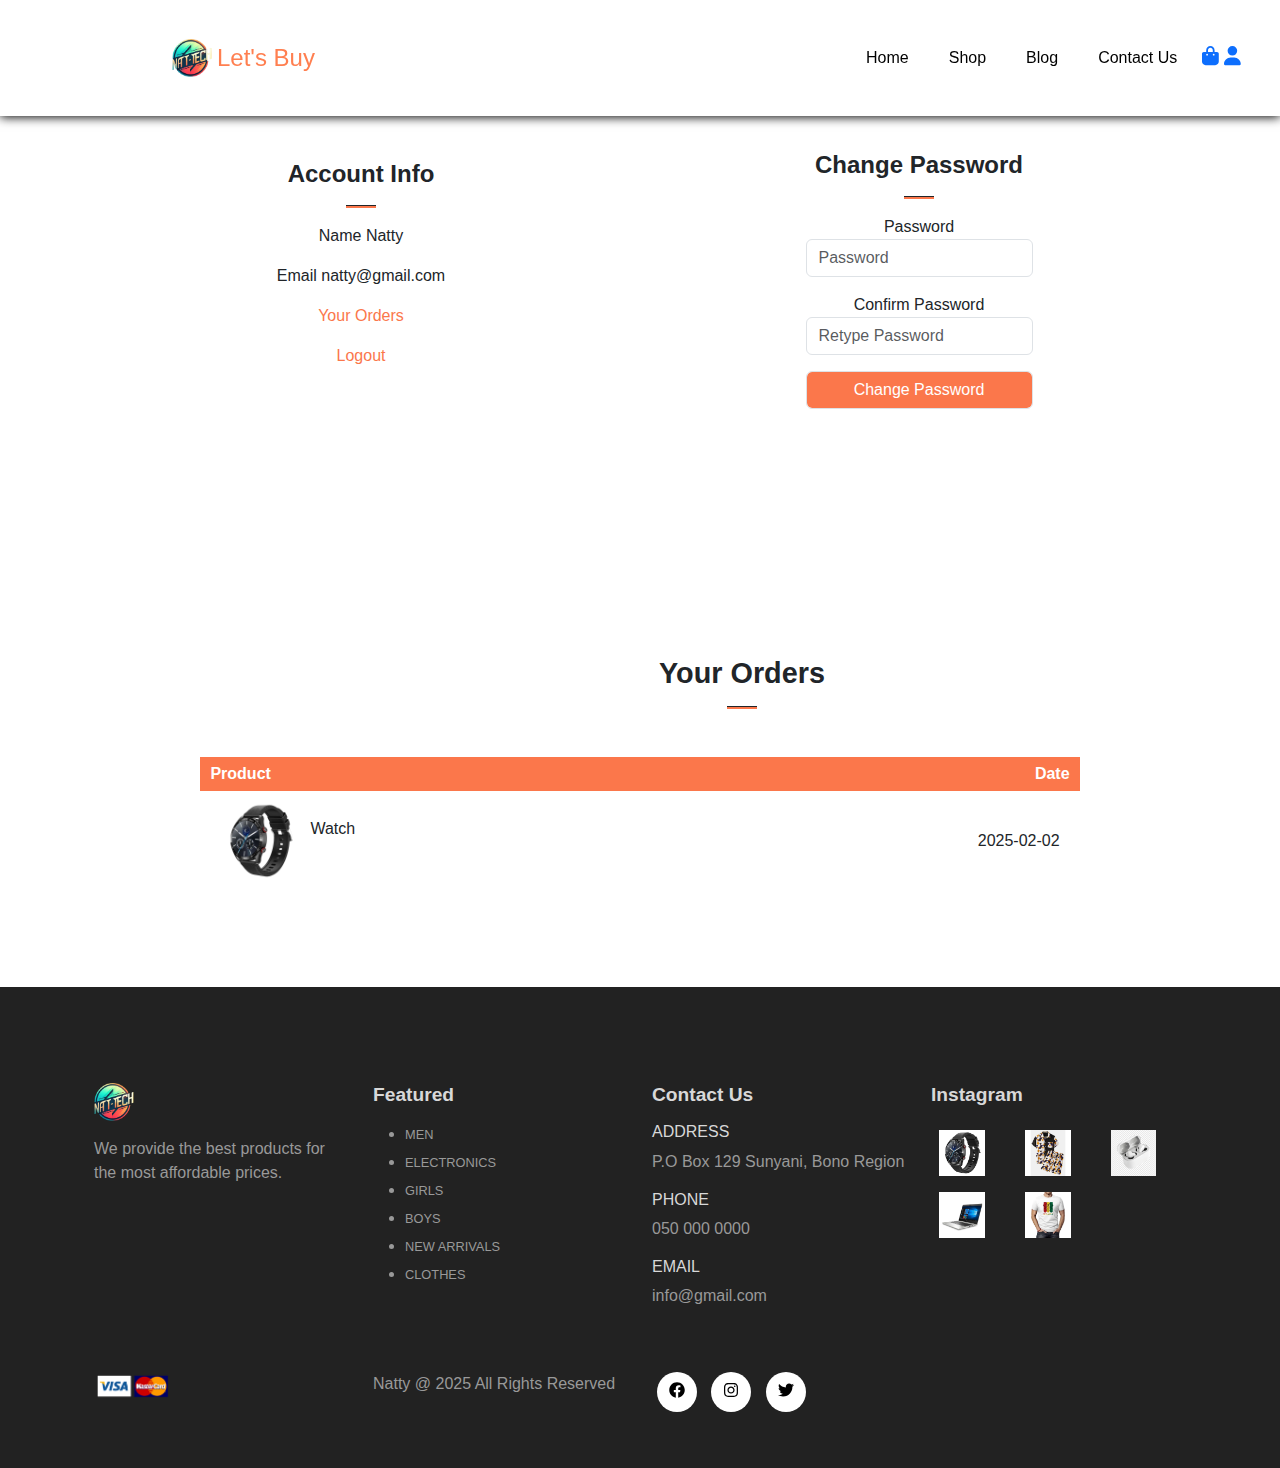
<file: account.html>
<!DOCTYPE html>
<html lang="en">
  <head>
    <meta charset="UTF-8" />
    <meta name="viewport" content="width=device-width, initial-scale=1.0" />
    <link rel="stylesheet" href="assets/bootstrap/bootstrap.min.css" />
    <link rel="stylesheet" href="assets/css/style.css" />
    <style>
      .pagination a {
        color: coral;
      }
      .pagination li:hover a {
        color: #fff;
        background-color: coral;
      }
    </style>

    <script src="assets/js/all.min.js"></script>
    <title>Shop</title>
  </head>
  <body>
    <!-- navbar -->
    <nav class="navbar navbar-expand-lg navbar-light bg-white py-3 fixed-top">
      <div class="container">
        <img class="logo" src="assets/images/my logo.png" alt="" />
        <a class="navbar-brand" href="#">Let's Buy</a>
        <button
          class="navbar-toggler"
          type="button"
          data-bs-toggle="collapse"
          data-bs-target="#navbarNavAltMarkup"
          aria-controls="navbarNavAltMarkup"
          aria-expanded="false"
          aria-label="Toggle navigation"
        >
          <span class="navbar-toggler-icon"></span>
        </button>
        <div class="collapse navbar-collapse navbar-buttons" id="navbarNavAltMarkup">
          <ul class="navbar-nav me-auto mb-2 mb-lg-0">
            <li class="nav-item">
              <a class="nav-link active" aria-current="page" href="index.html">Home</a>
            </li>
            <li class="nav-item">
              <a class="nav-link" href="shop.html">Shop</a>
            </li>
            <li class="nav-item">
              <a class="nav-link" href="#">Blog</a>
            </li>
            <li class="nav-item">
              <a class="nav-link" href="contact.html">Contact Us</a>
            </li>
            <li class="nav-item">
              <a href="cart.html"><i class="fas fa-shopping-bag icon"></i></a>
            </li>
            <li class="nav-item">
              <a href="account.html"><i class="fas fa-user icon"></i></a>
            </li>
          </ul>
        </div>
      </div>
    </nav>

    <!-- account -->
    <section class="my-5 py-5 container-fluid">
      <div class="row container mx-auto">
        <div class="text-center mt-3 pt-5 col-lg-6 col-md-12 col-sm-12">
          <h3 class="font-weight-bold">Account Info</h3>
          <hr class="mx-auto" />
          <div class="account-info">
            <p>Name <span>Natty</span></p>
            <p>Email <span>natty@gmail.com</span></p>
            <p><a href="#" id="orders-btn">Your Orders</a></p>
            <p><a href="#" id="logout-btn">Logout</a></p>
          </div>
        </div>
        <div class="col-lg-6 col-md-12 col-sm-12">
          <form id="account-form">
            <h3>Change Password</h3>
            <hr class="mx-auto" />
            <div class="form-group">
              <label for="account-password">Password</label>
              <input
                type="password"
                class="form-control"
                id="account-password"
                name="password"
                placeholder="Password"
                required
              />
            </div>
            <div class="form-group mt-3">
              <label for="account-password-confirm">Confirm Password</label>
              <input
                type="password"
                class="form-control"
                id="account-password-confirm"
                name="passwordconfirm"
                placeholder="Retype Password"
                required
              />
            </div>
            <div class="form-group mt-3">
              <input
                type="submit"
                class="form-control"
                value="Change Password"
                id="change-pass-btn"
              />
            </div>
          </form>
        </div>
      </div>
    </section>

    <!-- Orders -->
    <section class="orders container-fluid my-5 py-5">
      <div class="container mt-5">
        <h2 class="font-weight-bold text-center">Your Orders</h2>
        <hr class="mx-auto" />
      </div>

      <table class="container-fluid mt-5 pt-5">
        <tr>
          <th>Product</th>
          <th>Date</th>
        </tr>
        <tr>
          <td>
            <div class="product-info">
              <img src="assets/images/watch.jpg" alt="" />
              <div>
                <p class="mt-3">Watch</p>
              </div>
            </div>
          </td>
          <td>
            <span>2025-02-02</span>
          </td>
        </tr>
      </table>
    </section>

    <!-- footer -->
    <footer class="mt-5 py-5">
      <div class="row container mx-auto pt-5">
        <div class="footer-one col-lg-3 col-md-6 col-sm-12">
          <img class="logo" src="assets/images/my logo.png" />
          <p class="pt-3">
            We provide the best products for the most affordable prices.
          </p>
        </div>
        <div class="footer-one col-lg-3 col-md-6 col-sm-12">
          <h5 class="pb-2">Featured</h5>
          <ul class="text-uppercase">
            <li><a href="#">Men</a></li>
            <li><a href="#">Electronics</a></li>
            <li><a href="#">Girls</a></li>
            <li><a href="#">Boys</a></li>
            <li><a href="#">New Arrivals</a></li>
            <li><a href="#">Clothes</a></li>
          </ul>
        </div>
        <div class="footer-one col-lg-3 col-md-6 col-sm-12">
          <h5 class="pb-2">Contact Us</h5>
          <div>
            <h6 class="text-uppercase">Address</h6>
            <p>P.O Box 129 Sunyani, Bono Region</p>
          </div>
          <div>
            <h6 class="text-uppercase">Phone</h6>
            <p>050 000 0000</p>
          </div>
          <div>
            <h6 class="text-uppercase">Email</h6>
            <p>info@gmail.com</p>
          </div>
        </div>
        <div class="footer-one col-lg-3 col-md-6 col-sm-12">
          <h5 class="pb-2">Instagram</h5>
          <div class="row">
            <img src="assets/images/watch.jpg" class="img-fluid w-25 h-100 m-2" />
            <img src="assets/images/15.jpg" class="img-fluid w-25 h-100 m-2" />
            <img src="assets/images/airpod.jpg" class="img-fluid w-25 h-100 m-2" />
            <img src="assets/images/12.jpg" class="img-fluid w-25 h-100 m-2" />
            <img src="assets/images/13.jpg" class="img-fluid w-25 h-100 m-2" />
          </div>
        </div>
      </div>

      <div class="copyright mt-5">
        <div class="row container mx-auto">
          <div class="col-lg-3 col-md-6 col-sm-12">
            <img src="assets/images/visa.png" alt="" />
          </div>
          <div class="col-lg-3 col-md-6 col-sm-12 text-nowrap mb-2">
            <p>Natty @ 2025 All Rights Reserved</p>
          </div>
          <div class="col-lg-3 col-md-6 col-sm-12">
            <a href="#"><i class="fab fa-facebook"></i></a>
            <a href="#"><i class="fab fa-instagram"></i></a>
            <a href="#"><i class="fab fa-twitter"></i></a>
          </div>
        </div>
      </div>
    </footer>
  </body>
  <script src="assets/js/script.js"></script>
</html>
</file>
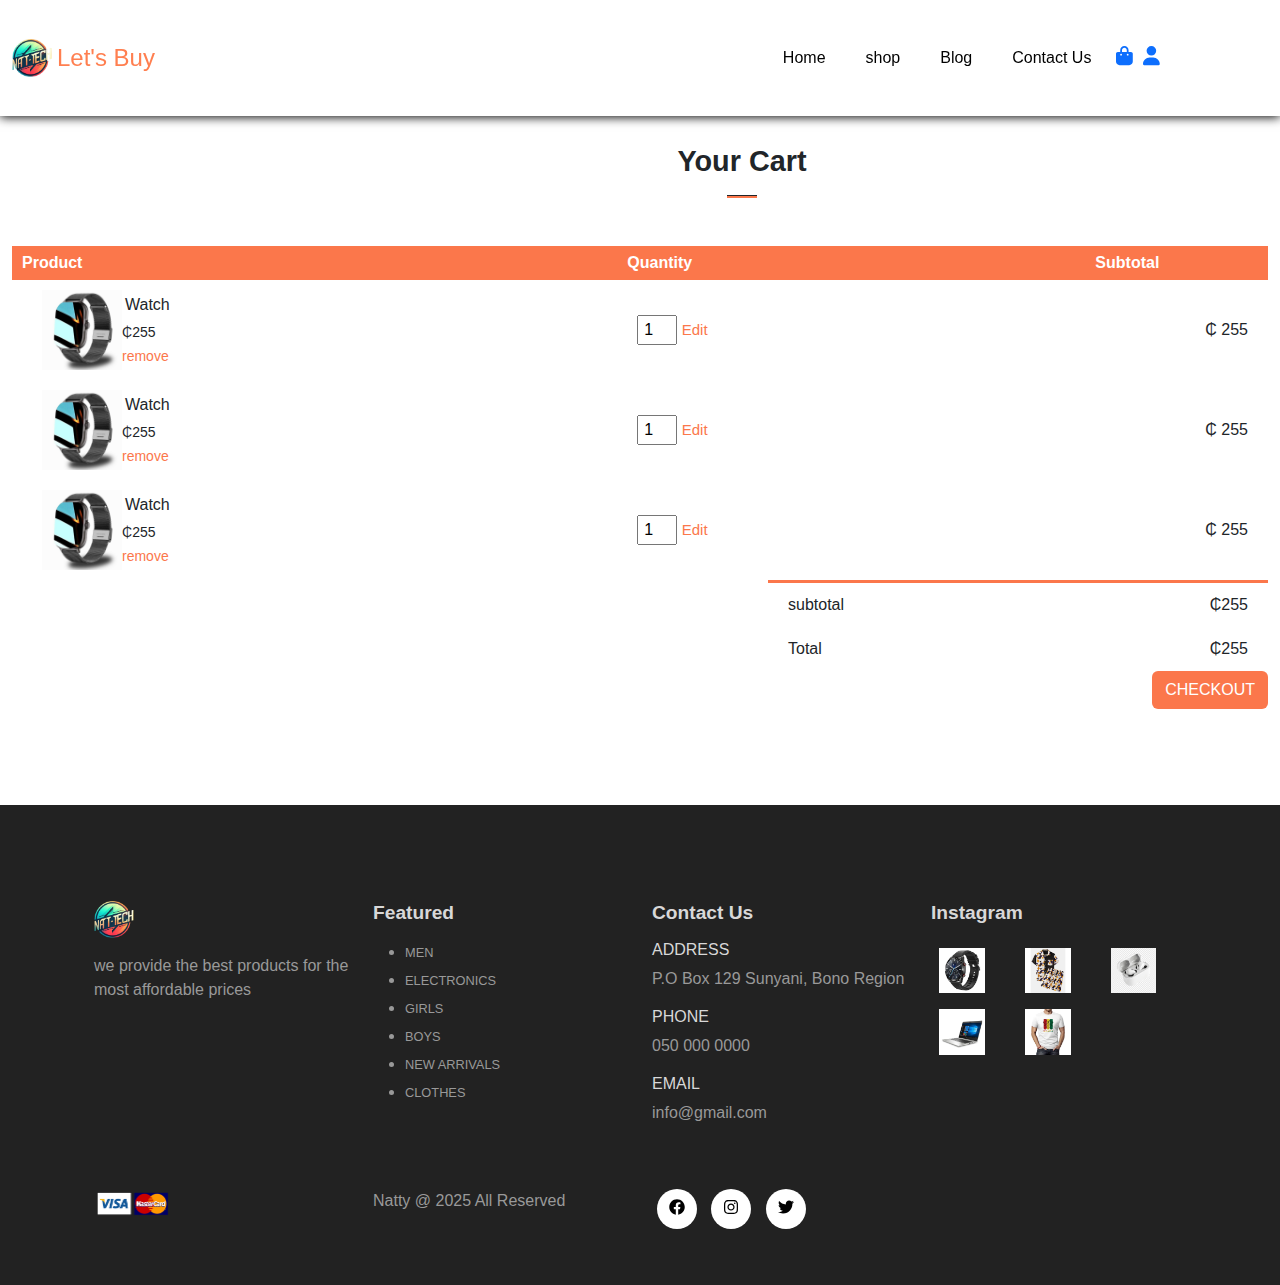
<file: cart.html>
<!DOCTYPE html>
<html lang="en">
  <head>
    <meta charset="UTF-8" />
    <meta name="viewport" content="width=device-width, initial-scale=1.0" />
    <link rel="stylesheet" href="assets/bootstrap/bootstrap.css" />
    <link rel="stylesheet" href="assets/bootstrap/bootstrap.min.css" />
    <link rel="stylesheet" href="assets/css/style.css" />
    <style>
      .pagination a {
        color: coral;
      }
      .pagination li:hover a {
        color: #fff;
        background-color: coral;
      }
    </style>

    <script src="assets/bootstrap/bootstrap.min.js"></script>
    <script src="assets/bootstrap/bootstrap-icons.json"></script>
    <script src="assets/js/all.min.js"></script>
    <title>shop</title>
  </head>
  <body>
    <!-- navbar -->

      <!-- navbar -->
    <nav class="navbar navbar-expand-lg navbar-light bg-white py-3 fixed-top">
      <div class="container-fluid">
        <img class="logo" src="assets/images/my logo.png" alt="" />
        <a class="navbar-brand" href="#">Let's Buy</a>
        <button
          class="navbar-toggler"
          type="button"
          data-bs-toggle="collapse"
          data-bs-target="#navbarNavAltMarkup"
          aria-controls="navbarNavAltMarkup"
          aria-expanded="false"
          aria-label="Toggle navigation"
        >
          <span class="navbar-toggler-icon"></span>
        </button>
        <div
          class="collapse navbar-collapse navbar-buttons"
          id="navbarNavAltMarkup"
        >
          <ul class="navbar-nav me-auto mb-2 mb-lg-0">
            <li class="nav-item">
              <a class="nav-link active" aria-current="page" href="index.html"
                >Home</a
              >
            </li>

            <li class="nav-item">
              <a class="nav-link" href="shop.html">shop</a>
            </li>
            <li class="nav-item">
              <a class="nav-link" href="#">Blog</a>
            </li>
            <li class="nav-item">
              <a class="nav-link" href="contact.html">Contact Us</a>
            </li>
            <li class="nav-item">
              <a href="cart.html"><i class="fas fa-shopping-bag icon"></i></a>
              <a href="account.html"><i class="fas fa-user icon"></i>
            </li></a>
          </ul>
        </div>
      </div>
    </nav>


    <!-- cart -->
    <section class="cart container-fluid my-5 py-5">
      <div class="container mt-5">
        <h2 class="font-weight-bold text-center">Your Cart</h2>
        <hr class="mx-auto"/>
      </div>

      <table class="mt-5 pt-5 container-fluid">
        <tr>
          <th>Product</th>
          <th>Quantity</th>
          <th>Subtotal</th>
        </tr>
        <tr>
          <td>
            <div class="product-info">
              <img src="assets/images/1.jpg" alt="" />
              <div>
                <p>Watch</p>
                <small><span>₵</span>255</small>
                <br />
                <a class="remove-btn" href="#">remove</a>
              </div>
            </div>
          </td>
          <td>
            <input type="number" value="1" />
            <a class="edit-btn" href="#">Edit</a>
          </td>
          <td>
            <span>₵</span>
            <span class="product-price">255</span>
          </td>
        </tr>
        <tr>
          <td>
            <div class="product-info">
              <img src="assets/images/1.jpg" alt="" />
              <div>
                <p>Watch</p>
                <small><span>₵</span>255</small>
                <br />
                <a class="remove-btn" href="#">remove</a>
              </div>
            </div>
          </td>
          <td>
            <input type="number" value="1" />
            <a class="edit-btn" href="#">Edit</a>
          </td>
          <td>
            <span>₵</span>
            <span class="product-price">255</span>
          </td>
        </tr>
        <tr>
          <td>
            <div class="product-info">
              <img src="assets/images/1.jpg" alt="" />
              <div>
                <p>Watch</p>
                <small><span>₵</span>255</small>
                <br />
                <a class="remove-btn" href="#">remove</a>
              </div>
            </div>
          </td>
          <td>
            <input type="number" value="1" />
            <a class="edit-btn" href="#">Edit</a>
          </td>
          <td>
            <span>₵</span>
            <span class="product-price">255</span>
          </td>
        </tr>
      </table>
      <div class="cart-total">
        <table>
          <tr>
            <td>subtotal</td>
            <td>₵255</td>
          </tr>
          <tr>
            <td>Total</td>
            <td>₵255</td>
          </tr>
        </table>
      </div>
      <div class="checkout-container">
        <button class="btn checkout-btn">Checkout</button>
      </div>
    </section>

    <!-- footer -->

    <footer class="mt-5 py-5">
      <div class="row container mx-auto pt-5">
        <div class="footer-one col-lg-3 col-md-6 col-sm-12">
          <img class="logo" src="assets/images/my logo.png" />
          <p class="pt-3">
            we provide the best products for the most affordable prices
          </p>
        </div>
        <div class="footer-one col-lg-3 col-md-6 col-sm-12">
          <h5 class="pb-2">Featured</h5>
          <ul class="text-uppercase">
            <li><a href="#">Men</a></li>
            <li><a href="#">electronics</a></li>
            <li><a href="#">girls</a></li>
            <li><a href="#">boys</a></li>
            <li><a href="#">New arrivals</a></li>
            <li><a href="#">clothes</a></li>
          </ul>
        </div>
        <div class="footer-one col-lg-3 col-md-6 col-sm-12">
          <h5 class="pb-2">Contact Us</h5>
          <div>
            <h6 class="text-uppercase">Address</h6>
            <p>P.O Box 129 Sunyani, Bono Region</p>
          </div>
          <div>
            <h6 class="text-uppercase">Phone</h6>
            <p>050 000 0000</p>
          </div>
          <div>
            <h6 class="text-uppercase">Email</h6>
            <p>info@gmail.com</p>
          </div>
        </div>
        <div class="footer-one col-lg-3 col-md-6 col-sm-12">
          <h5 class="pb-2">Instagram</h5>
          <div class="row">
            <img
              src="assets/images/watch.jpg"
              class="img-fluid w-25 h-100 m-2"
            />
            <img src="assets/images/15.jpg" class="img-fluid w-25 h-100 m-2" />
            <img
              src="assets/images/airpod.jpg"
              class="img-fluid w-25 h-100 m-2"
            />
            <img src="assets/images/12.jpg" class="img-fluid w-25 h-100 m-2" />
            <img src="assets/images/13.jpg" class="img-fluid w-25 h-100 m-2" />
          </div>
        </div>
      </div>

      <div class="copyright mt-5">
        <div class="row container mx-auto">
          <div class="col-lg-3 col-md-6 col-sm-12">
            <img src="assets/images/visa.png" alt="" />
          </div>
          <div class="col-lg-3 col-md-6 col-sm-12 text-nowrap mb-2">
            <p>Natty @ 2025 All Reserved</p>
          </div>
          <div class="col-lg-3 col-md-6 col-sm-12">
            <a href="#"><i class="fab fa-facebook"></i></a>
            <a href="#"><i class="fab fa-instagram"></i></a>
            <a href="#"><i class="fab fa-twitter"></i></a>
          </div>
        </div>
      </div>
    </footer>
  </body>
  <script src="assets/js/script.js"></script>
</html>
</file>
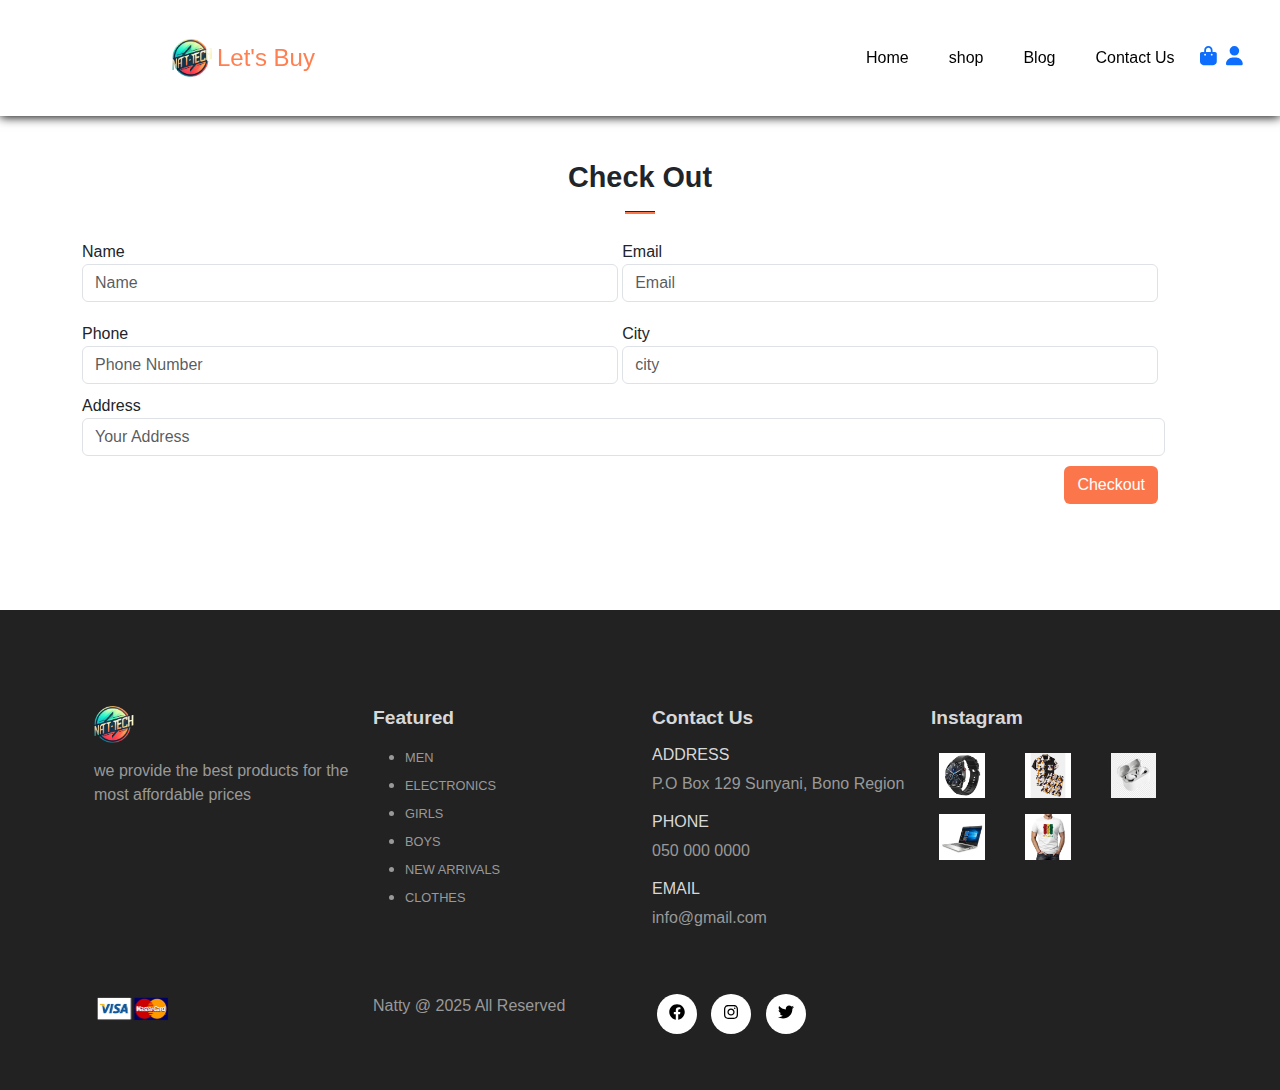
<file: checkout.html>
<!DOCTYPE html>
<html lang="en">
  <head>
    <meta charset="UTF-8" />
    <meta name="viewport" content="width=device-width, initial-scale=1.0" />
    <link rel="stylesheet" href="/assets/bootstrap/bootstrap.css" />
    <link rel="stylesheet" href="/assets/bootstrap/bootstrap.min.css" />
    <link rel="stylesheet" href="/assets/css/style.css" />
    <style>
      .pagination a {
        color: coral;
      }
      .pagination li:hover a {
        color: #fff;
        background-color: coral;
      }
    </style>

    <script src="/assets/bootstrap/bootstrap.min.js"></script>
    <script src="/assets/bootstrap/bootstrap-icons.json"></script>
    <script src="/assets/js/all.min.js"></script>
    <title>shop</title>
  </head>
  <body>
     <!-- navbar -->
    <nav class="navbar navbar-expand-lg navbar-light bg-white py-3 fixed-top">
      <div class="container">
        <img class="logo" src="/assets/images/my logo.png" alt="" />
        <a class="navbar-brand" href="#">Let's Buy</a>
        <button
          class="navbar-toggler"
          type="button"
          data-bs-toggle="collapse"
          data-bs-target="#navbarNavAltMarkup"
          aria-controls="navbarNavAltMarkup"
          aria-expanded="false"
          aria-label="Toggle navigation"
        >
          <span class="navbar-toggler-icon"></span>
        </button>
        <div
          class="collapse navbar-collapse navbar-buttons"
          id="navbarNavAltMarkup"
        >
          <ul class="navbar-nav me-auto mb-2 mb-lg-0">
            <li class="nav-item">
              <a class="nav-link active" aria-current="page" href="index.html"
                >Home</a
              >
            </li>

            <li class="nav-item">
              <a class="nav-link" href="shop.html">shop</a>
            </li>
            <li class="nav-item">
              <a class="nav-link" href="#">Blog</a>
            </li>
            <li class="nav-item">
              <a class="nav-link" href="contact.html">Contact Us</a>
            </li>
            <li class="nav-item">
              <a href="cart.html"><i class="fas fa-shopping-bag icon"></i></a>
              <a href="account.html"><i class="fas fa-user icon"></i>
            </li></a>
          </ul>
        </div>
      </div>
    </nav>


    <!-- checkout -->

    <section class="my-5 py-5">
      <div class="container mx-auto text-center mt-3 pt-5">
        <h2 class="font-weight-bolde">Check Out</h2>
        <hr class="mx-auto" />
      </div>
      <div class="mx-auto container">
        <form id="checkout-form">
          <div class="form-group checkout-small-element">
            <label for="">Name</label>
            <input
              type="text"
              class="form-control"
              id="checkout-name"
              name="name"
              placeholder="Name"
              required
            />
          </div>
          <div class="form-group checkout-small-element">
            <label for="">Email</label>
            <input
              type="text"
              class="form-control"
              id="checkout"
              name="email"
              placeholder="Email"
              required
            />
          </div>
          <div class="form-group checkout-small-element">
            <label for="">Phone</label>
            <input
              type="tel"
              class="form-control"
              id="checkout-phone"
              name="phone"
              placeholder="Phone Number"
              required
            />
          </div>
          <div class="form-group checkout-small-element">
            <label for="">City</label>
            <input
              type="text"
              class="form-control"
              id="checkout-city"
              name="city"
              placeholder="city"
              required
            />
          </div>
          <div class="form-group checkout-large-element">
            <label for="">Address</label>
            <input
              type="text"
              class="form-control"
              id="checkout-address"
              name="address"
              placeholder="Your Address"
              required
            />
          </div>
          <div class="form-group checkout-btn-container">
            <input
              type="submit"
              class="btn"
              id="checkout-btn"
              value="Checkout"
            />
          </div>
        </form>
      </div>
    </section>

    <!-- footer -->

    <footer class="mt-5 py-5">
      <div class="row container mx-auto pt-5">
        <div class="footer-one col-lg-3 col-md-6 col-sm-12">
          <img class="logo" src="assets/images/my logo.png" />
          <p class="pt-3">
            we provide the best products for the most affordable prices
          </p>
        </div>
        <div class="footer-one col-lg-3 col-md-6 col-sm-12">
          <h5 class="pb-2">Featured</h5>
          <ul class="text-uppercase">
            <li><a href="#">Men</a></li>
            <li><a href="#">electronics</a></li>
            <li><a href="#">girls</a></li>
            <li><a href="#">boys</a></li>
            <li><a href="#">New arrivals</a></li>
            <li><a href="#">clothes</a></li>
          </ul>
        </div>
        <div class="footer-one col-lg-3 col-md-6 col-sm-12">
          <h5 class="pb-2">Contact Us</h5>
          <div>
            <h6 class="text-uppercase">Address</h6>
            <p>P.O Box 129 Sunyani, Bono Region</p>
          </div>
          <div>
            <h6 class="text-uppercase">Phone</h6>
            <p>050 000 0000</p>
          </div>
          <div>
            <h6 class="text-uppercase">Email</h6>
            <p>info@gmail.com</p>
          </div>
        </div>
        <div class="footer-one col-lg-3 col-md-6 col-sm-12">
          <h5 class="pb-2">Instagram</h5>
          <div class="row">
            <img
              src="assets/images/watch.jpg"
              class="img-fluid w-25 h-100 m-2"
            />
            <img src="assets/images/15.jpg" class="img-fluid w-25 h-100 m-2" />
            <img
              src="assets/images/airpod.jpg"
              class="img-fluid w-25 h-100 m-2"
            />
            <img src="assets/images/12.jpg" class="img-fluid w-25 h-100 m-2" />
            <img src="assets/images/13.jpg" class="img-fluid w-25 h-100 m-2" />
          </div>
        </div>
      </div>

      <div class="copyright mt-5">
        <div class="row container mx-auto">
          <div class="col-lg-3 col-md-6 col-sm-12">
            <img src="/assets/images/visa.png" alt="" />
          </div>
          <div class="col-lg-3 col-md-6 col-sm-12 text-nowrap mb-2">
            <p>Natty @ 2025 All Reserved</p>
          </div>
          <div class="col-lg-3 col-md-6 col-sm-12">
            <a href="#"><i class="fab fa-facebook"></i></a>
            <a href="#"><i class="fab fa-instagram"></i></a>
            <a href="#"><i class="fab fa-twitter"></i></a>
          </div>
        </div>
      </div>
    </footer>
  </body>
  <script src="/assets/js/script.js"></script>
</html>
</file>
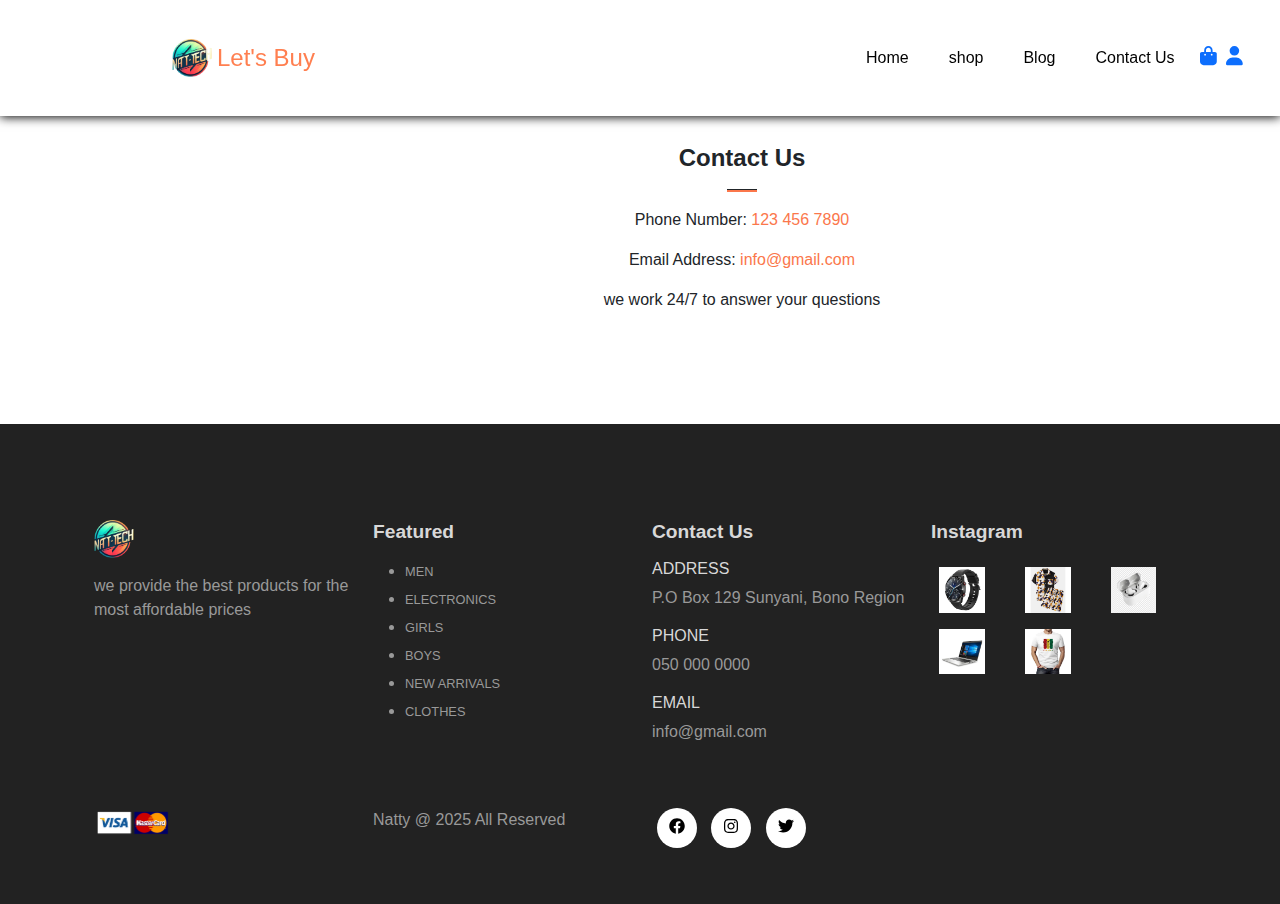
<file: contact.html>
<!DOCTYPE html>
<html lang="en">
  <head>
    <meta charset="UTF-8" />
    <meta name="viewport" content="width=device-width, initial-scale=1.0" />
    <link rel="stylesheet" href="assets/bootstrap/bootstrap.css" />
    <link rel="stylesheet" href="assets/bootstrap/bootstrap.min.css" />
    <link rel="stylesheet" href="assets/css/style.css" />
    <style>
      .pagination a {
        color: coral;
      }
      .pagination li:hover a {
        color: #fff;
        background-color: coral;
      }
    </style>

    <script src="assets/bootstrap/bootstrap.min.js"></script>
    <script src="assets/bootstrap/bootstrap-icons.json"></script>
    <script src="assets/js/all.min.js"></script>
    <title>shop</title>
  </head>
  <body>
    <!-- navbar -->
    <nav class="navbar navbar-expand-lg navbar-light bg-white py-3 fixed-top">
      <div class="container">
        <img class="logo" src="assets/images/my logo.png" alt="" />
        <a class="navbar-brand" href="#">Let's Buy</a>
        <button
          class="navbar-toggler"
          type="button"
          data-bs-toggle="collapse"
          data-bs-target="#navbarNavAltMarkup"
          aria-controls="navbarNavAltMarkup"
          aria-expanded="false"
          aria-label="Toggle navigation"
        >
          <span class="navbar-toggler-icon"></span>
        </button>
        <div
          class="collapse navbar-collapse navbar-buttons"
          id="navbarNavAltMarkup"
        >
          <ul class="navbar-nav me-auto mb-2 mb-lg-0">
            <li class="nav-item">
              <a class="nav-link active" aria-current="page" href="index.html"
                >Home</a
              >
            </li>

            <li class="nav-item">
              <a class="nav-link" href="shop.html">shop</a>
            </li>
            <li class="nav-item">
              <a class="nav-link" href="#">Blog</a>
            </li>
            <li class="nav-item">
              <a class="nav-link" href="contact.html">Contact Us</a>
            </li>
            <li class="nav-item">
              <a href="cart.html"><i class="fas fa-shopping-bag icon"></i></a>
              <a href="account.html"><i class="fas fa-user icon"></i>
            </li></a>
          </ul>
        </div>
      </div>
    </nav>


    <!-- contact -->
    <section id="contact" class="container-fluid my-5 py-5">
      <div class="container text-center pt-5">
        <h3>Contact Us</h3>
        <hr class="mx-auto" />
        <p class="w-50 mx-auto">Phone Number: <span>123 456 7890</span></p>
        <p class="w-50 mx-auto">Email Address: <span>info@gmail.com</span></p>
        <p class="w-50 mx-auto">we work 24/7 to answer your questions</p>
      </div>
    </section>

    <!-- footer -->

    <footer class="mt-5 py-5">
      <div class="row container mx-auto pt-5">
        <div class="footer-one col-lg-3 col-md-6 col-sm-12">
          <img class="logo" src="assets/images/my logo.png" />
          <p class="pt-3">
            we provide the best products for the most affordable prices
          </p>
        </div>
        <div class="footer-one col-lg-3 col-md-6 col-sm-12">
          <h5 class="pb-2">Featured</h5>
          <ul class="text-uppercase">
            <li><a href="#">Men</a></li>
            <li><a href="#">electronics</a></li>
            <li><a href="#">girls</a></li>
            <li><a href="#">boys</a></li>
            <li><a href="#">New arrivals</a></li>
            <li><a href="#">clothes</a></li>
          </ul>
        </div>
        <div class="footer-one col-lg-3 col-md-6 col-sm-12">
          <h5 class="pb-2">Contact Us</h5>
          <div>
            <h6 class="text-uppercase">Address</h6>
            <p>P.O Box 129 Sunyani, Bono Region</p>
          </div>
          <div>
            <h6 class="text-uppercase">Phone</h6>
            <p>050 000 0000</p>
          </div>
          <div>
            <h6 class="text-uppercase">Email</h6>
            <p>info@gmail.com</p>
          </div>
        </div>
        <div class="footer-one col-lg-3 col-md-6 col-sm-12">
          <h5 class="pb-2">Instagram</h5>
          <div class="row">
            <img
              src="assets/images/watch.jpg"
              class="img-fluid w-25 h-100 m-2"
            />
            <img src="assets/images/15.jpg" class="img-fluid w-25 h-100 m-2" />
            <img
              src="assets/images/airpod.jpg"
              class="img-fluid w-25 h-100 m-2"
            />
            <img src="assets/images/12.jpg" class="img-fluid w-25 h-100 m-2" />
            <img src="assets/images/13.jpg" class="img-fluid w-25 h-100 m-2" />
          </div>
        </div>
      </div>

      <div class="copyright mt-5">
        <div class="row container mx-auto">
          <div class="col-lg-3 col-md-6 col-sm-12">
            <img src="assets/images/visa.png" alt="" />
          </div>
          <div class="col-lg-3 col-md-6 col-sm-12 text-nowrap mb-2">
            <p>Natty @ 2025 All Reserved</p>
          </div>
          <div class="col-lg-3 col-md-6 col-sm-12">
            <a href="#"><i class="fab fa-facebook"></i></a>
            <a href="#"><i class="fab fa-instagram"></i></a>
            <a href="#"><i class="fab fa-twitter"></i></a>
          </div>
        </div>
      </div>
    </footer>
  </body>
  <script src="assets/js/script.js"></script>
</html>
</file>
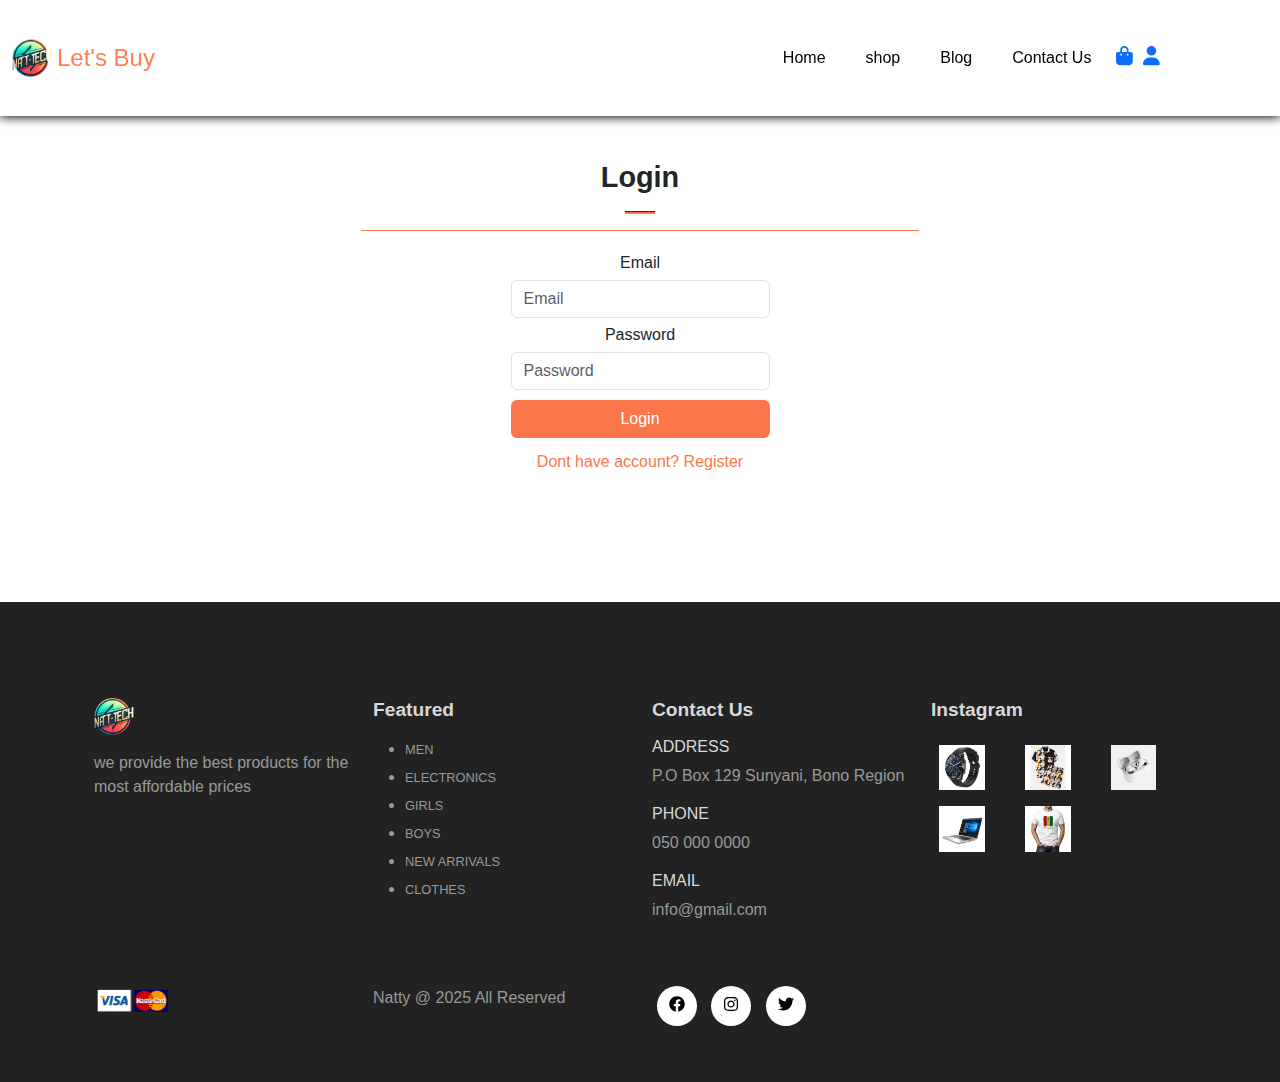
<file: login.html>
<!DOCTYPE html>
<html lang="en">
  <head>
    <meta charset="UTF-8" />
    <meta name="viewport" content="width=device-width, initial-scale=1.0" />
    <link rel="stylesheet" href="assets/bootstrap/bootstrap.css" />
    <link rel="stylesheet" href="assets/bootstrap/bootstrap.min.css" />
    <link rel="stylesheet" href="assets/css/style.css" />
    <style>
      .pagination a {
        color: coral;
      }
      .pagination li:hover a {
        color: #fff;
        background-color: coral;
      }
    </style>

    <script src="assets/bootstrap/bootstrap.min.js"></script>
    <script src="assets/bootstrap/bootstrap-icons.json"></script>
    <script src="assets/js/all.min.js"></script>
    <title>shop</title>
  </head>
  <body>
    <!-- navbar -->
    <nav class="navbar navbar-expand-lg navbar-light bg-white py-3 fixed-top">
      <div class="container-fluid">
        <img class="logo" src="assets/images/my logo.png" alt="" />
        <a class="navbar-brand" href="#">Let's Buy</a>
        <button
          class="navbar-toggler"
          type="button"
          data-bs-toggle="collapse"
          data-bs-target="#navbarNavAltMarkup"
          aria-controls="navbarNavAltMarkup"
          aria-expanded="false"
          aria-label="Toggle navigation"
        >
          <span class="navbar-toggler-icon"></span>
        </button>
        <div
          class="collapse navbar-collapse navbar-buttons"
          id="navbarNavAltMarkup"
        >
          <ul class="navbar-nav me-auto mb-2 mb-lg-0">
            <li class="nav-item">
              <a class="nav-link active" aria-current="page" href="index.html"
                >Home</a
              >
            </li>

            <li class="nav-item">
              <a class="nav-link" href="shop.html">shop</a>
            </li>
            <li class="nav-item">
              <a class="nav-link" href="#">Blog</a>
            </li>
            <li class="nav-item">
              <a class="nav-link" href="contact.html">Contact Us</a>
            </li>
            <li class="nav-item">
              <a href="cart.html"><i class="fas fa-shopping-bag icon"></i></a>
              <a href="account.html"><i class="fas fa-user icon"></i>
            </li></a>
          </ul>
        </div>
      </div>
    </nav>


    <!-- login -->
    <section class="my-5 py-5">
      <div class="container mx-auto text-center mt-3 pt-5">
        <h2 class="font-weight-bolde">Login</h2>
        <hr class="mx-auto" />
      </div>
      <div class="mx-auto container">
        <form id="login-form">
          <div class="form-group">
            <label for="">Email</label>
            <input
              type="text"
              class="form-control"
              id="login-email"
              name="email"
              placeholder="Email"
              required
            />
          </div>
          <div class="form-group">
            <label for="">Password</label>
            <input
              type="password"
              class="form-control"
              id="login-password"
              name="password"
              placeholder="Password"
              required
            />
          </div>
          <div class="form-group">
            <input type="submit" class="btn" id="login-btn" value="Login" />
          </div>
          <div class="form-group">
            <a href="#" id="register-url" class="btn"
              >Dont have account? Register</a
            >
          </div>
        </form>
      </div>
    </section>

    <!-- footer -->
    <footer class="mt-5 py-5">
      <div class="row container mx-auto pt-5">
        <div class="footer-one col-lg-3 col-md-6 col-sm-12">
          <img class="logo" src="assets/images/my logo.png" />
          <p class="pt-3">
            we provide the best products for the most affordable prices
          </p>
        </div>
        <div class="footer-one col-lg-3 col-md-6 col-sm-12">
          <h5 class="pb-2">Featured</h5>
          <ul class="text-uppercase">
            <li><a href="#">Men</a></li>
            <li><a href="#">electronics</a></li>
            <li><a href="#">girls</a></li>
            <li><a href="#">boys</a></li>
            <li><a href="#">New arrivals</a></li>
            <li><a href="#">clothes</a></li>
          </ul>
        </div>
        <div class="footer-one col-lg-3 col-md-6 col-sm-12">
          <h5 class="pb-2">Contact Us</h5>
          <div>
            <h6 class="text-uppercase">Address</h6>
            <p>P.O Box 129 Sunyani, Bono Region</p>
          </div>
          <div>
            <h6 class="text-uppercase">Phone</h6>
            <p>050 000 0000</p>
          </div>
          <div>
            <h6 class="text-uppercase">Email</h6>
            <p>info@gmail.com</p>
          </div>
        </div>
        <div class="footer-one col-lg-3 col-md-6 col-sm-12">
          <h5 class="pb-2">Instagram</h5>
          <div class="row">
            <img
              src="assets/images/watch.jpg"
              class="img-fluid w-25 h-100 m-2"
            />
            <img src="assets/images/15.jpg" class="img-fluid w-25 h-100 m-2" />
            <img
              src="assets/images/airpod.jpg"
              class="img-fluid w-25 h-100 m-2"
            />
            <img src="assets/images/12.jpg" class="img-fluid w-25 h-100 m-2" />
            <img src="assets/images/13.jpg" class="img-fluid w-25 h-100 m-2" />
          </div>
        </div>
      </div>

      <div class="copyright mt-5">
        <div class="row container mx-auto">
          <div class="col-lg-3 col-md-6 col-sm-12">
            <img src="assets/images/visa.png" alt="" />
          </div>
          <div class="col-lg-3 col-md-6 col-sm-12 text-nowrap mb-2">
            <p>Natty @ 2025 All Reserved</p>
          </div>
          <div class="col-lg-3 col-md-6 col-sm-12">
            <a href="#"><i class="fab fa-facebook"></i></a>
            <a href="#"><i class="fab fa-instagram"></i></a>
            <a href="#"><i class="fab fa-twitter"></i></a>
          </div>
        </div>
      </div>
    </footer>
  </body>
  <script src="assets/js/script.js"></script>
</html>
</file>
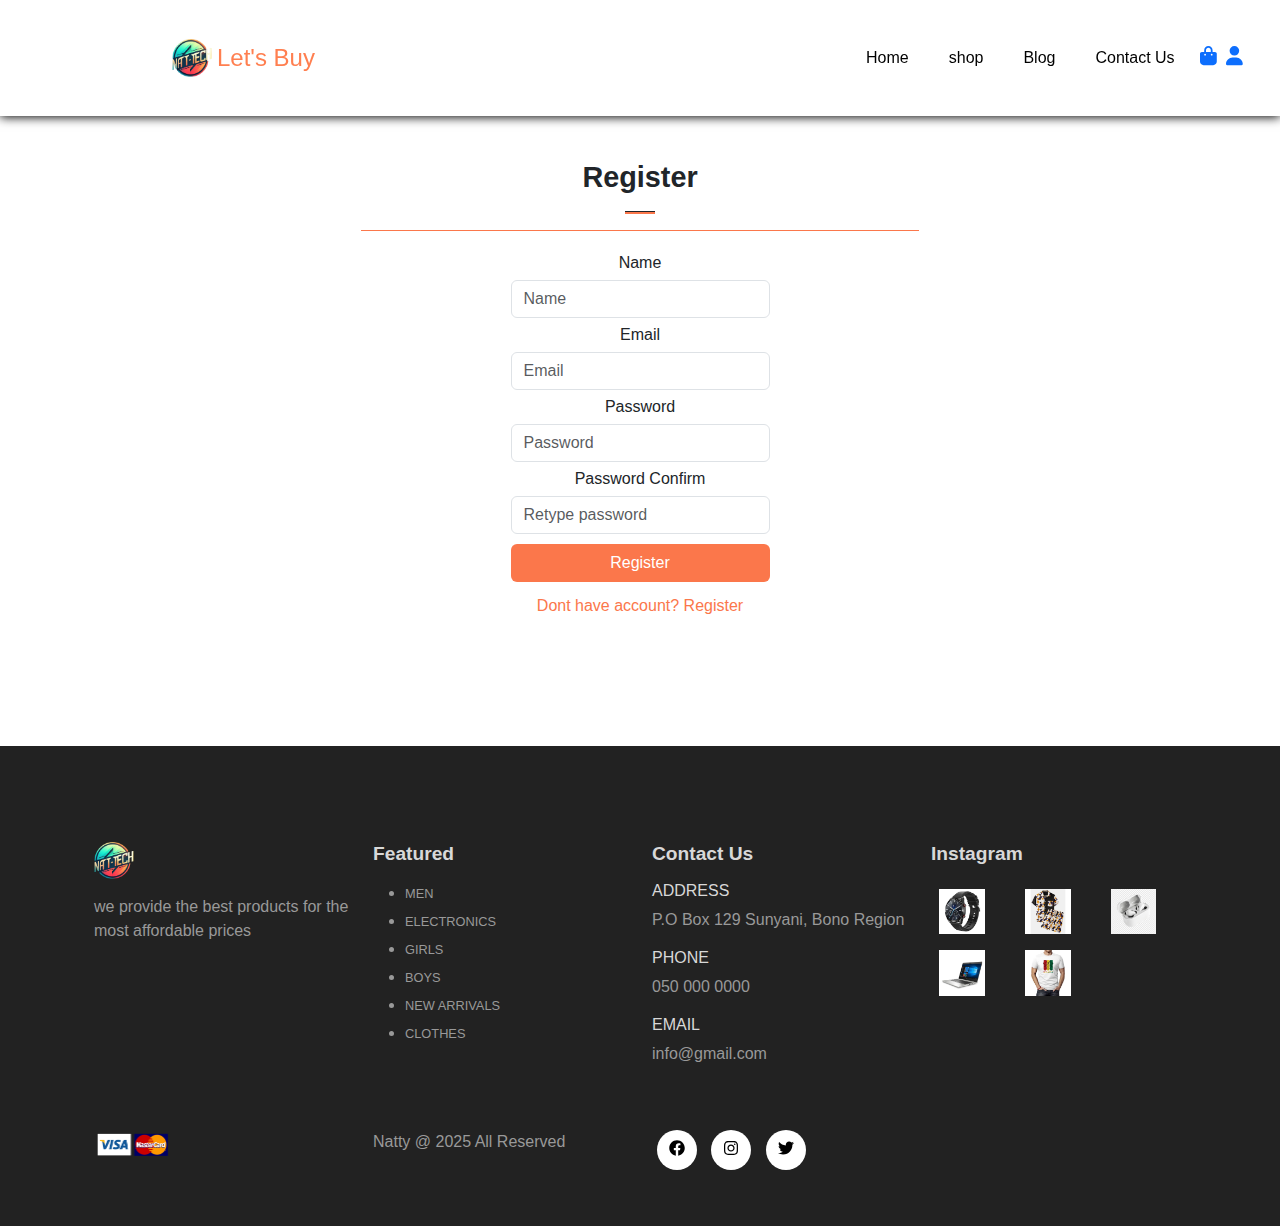
<file: register.html>
<!DOCTYPE html>
<html lang="en">
  <head>
    <meta charset="UTF-8" />
    <meta name="viewport" content="width=device-width, initial-scale=1.0" />
    <link rel="stylesheet" href="assets/bootstrap/bootstrap.css" />
    <link rel="stylesheet" href="assets/bootstrap/bootstrap.min.css" />
    <link rel="stylesheet" href="assets/css/style.css" />
    <style>
      .pagination a {
        color: coral;
      }
      .pagination li:hover a {
        color: #fff;
        background-color: coral;
      }
    </style>

    <script src="assets/bootstrap/bootstrap.min.js"></script>
    <script src="assets/bootstrap/bootstrap-icons.json"></script>
    <script src="assets/js/all.min.js"></script>
    <title>shop</title>
  </head>
  <body>
      <!-- navbar -->
    <nav class="navbar navbar-expand-lg navbar-light bg-white py-3 fixed-top">
      <div class="container">
        <img class="logo" src="assets/images/my logo.png" alt="" />
        <a class="navbar-brand" href="#">Let's Buy</a>
        <button
          class="navbar-toggler"
          type="button"
          data-bs-toggle="collapse"
          data-bs-target="#navbarNavAltMarkup"
          aria-controls="navbarNavAltMarkup"
          aria-expanded="false"
          aria-label="Toggle navigation"
        >
          <span class="navbar-toggler-icon"></span>
        </button>
        <div
          class="collapse navbar-collapse navbar-buttons"
          id="navbarNavAltMarkup"
        >
          <ul class="navbar-nav me-auto mb-2 mb-lg-0">
            <li class="nav-item">
              <a class="nav-link active" aria-current="page" href="index.html"
                >Home</a
              >
            </li>

            <li class="nav-item">
              <a class="nav-link" href="shop.html">shop</a>
            </li>
            <li class="nav-item">
              <a class="nav-link" href="#">Blog</a>
            </li>
            <li class="nav-item">
              <a class="nav-link" href="contact.html">Contact Us</a>
            </li>
            <li class="nav-item">
              <a href="cart.html"><i class="fas fa-shopping-bag icon"></i></a>
              <a href="account.html"><i class="fas fa-user icon"></i>
            </li></a>
          </ul>
        </div>
      </div>
    </nav>


    <!-- Register -->
    <section class="my-5 py-5">
      <div class="container mx-auto text-center mt-3 pt-5">
        <h2 class="font-weight-bolde">Register</h2>
        <hr class="mx-auto" />
      </div>
      <div class="mx-auto container">
        <form id="register-form">
          <div class="form-group">
            <label for="">Name</label>
            <input
              type="text"
              class="form-control"
              id="register-name"
              name="name"
              placeholder="Name"
              required
            />
          </div>
          <div class="form-group">
            <label for="">Email</label>
            <input
              type="text"
              class="form-control"
              id="login-email"
              name="email"
              placeholder="Email"
              required
            />
          </div>
          <div class="form-group">
            <label for="">Password</label>
            <input
              type="password"
              class="form-control"
              id="login-password"
              name="password"
              placeholder="Password"
              required
            />
          </div>
          <div class="form-group">
            <label for="">Password Confirm</label>
            <input
              type="text"
              class="form-control"
              id="register-email"
              name="password-confirm"
              placeholder="Retype password"
              required
            />
          </div>
          <div class="form-group">
            <input
              type="submit"
              class="btn"
              id="register-btn"
              value="Register"
            />
          </div>
          <div class="form-group">
            <a href="#" id="register-url" class="btn"
              >Dont have account? Register</a
            >
          </div>
        </form>
      </div>
    </section>

    <!-- footer -->
    <footer class="mt-5 py-5">
      <div class="row container mx-auto pt-5">
        <div class="footer-one col-lg-3 col-md-6 col-sm-12">
          <img class="logo" src="assets/images/my logo.png" />
          <p class="pt-3">
            we provide the best products for the most affordable prices
          </p>
        </div>
        <div class="footer-one col-lg-3 col-md-6 col-sm-12">
          <h5 class="pb-2">Featured</h5>
          <ul class="text-uppercase">
            <li><a href="#">Men</a></li>
            <li><a href="#">electronics</a></li>
            <li><a href="#">girls</a></li>
            <li><a href="#">boys</a></li>
            <li><a href="#">New arrivals</a></li>
            <li><a href="#">clothes</a></li>
          </ul>
        </div>
        <div class="footer-one col-lg-3 col-md-6 col-sm-12">
          <h5 class="pb-2">Contact Us</h5>
          <div>
            <h6 class="text-uppercase">Address</h6>
            <p>P.O Box 129 Sunyani, Bono Region</p>
          </div>
          <div>
            <h6 class="text-uppercase">Phone</h6>
            <p>050 000 0000</p>
          </div>
          <div>
            <h6 class="text-uppercase">Email</h6>
            <p>info@gmail.com</p>
          </div>
        </div>
        <div class="footer-one col-lg-3 col-md-6 col-sm-12">
          <h5 class="pb-2">Instagram</h5>
          <div class="row">
            <img
              src="assets/images/watch.jpg"
              class="img-fluid w-25 h-100 m-2"
            />
            <img src="assets/images/15.jpg" class="img-fluid w-25 h-100 m-2" />
            <img
              src="assets/images/airpod.jpg"
              class="img-fluid w-25 h-100 m-2"
            />
            <img src="assets/images/12.jpg" class="img-fluid w-25 h-100 m-2" />
            <img src="assets/images/13.jpg" class="img-fluid w-25 h-100 m-2" />
          </div>
        </div>
      </div>

      <div class="copyright mt-5">
        <div class="row container mx-auto">
          <div class="col-lg-3 col-md-6 col-sm-12">
            <img src="assets/images/visa.png" alt="" />
          </div>
          <div class="col-lg-3 col-md-6 col-sm-12 text-nowrap mb-2">
            <p>Natty @ 2025 All Reserved</p>
          </div>
          <div class="col-lg-3 col-md-6 col-sm-12">
            <a href="#"><i class="fab fa-facebook"></i></a>
            <a href="#"><i class="fab fa-instagram"></i></a>
            <a href="#"><i class="fab fa-twitter"></i></a>
          </div>
        </div>
      </div>
    </footer>
  </body>
  <script src="assets/js/script.js"></script>
</html>
</file>
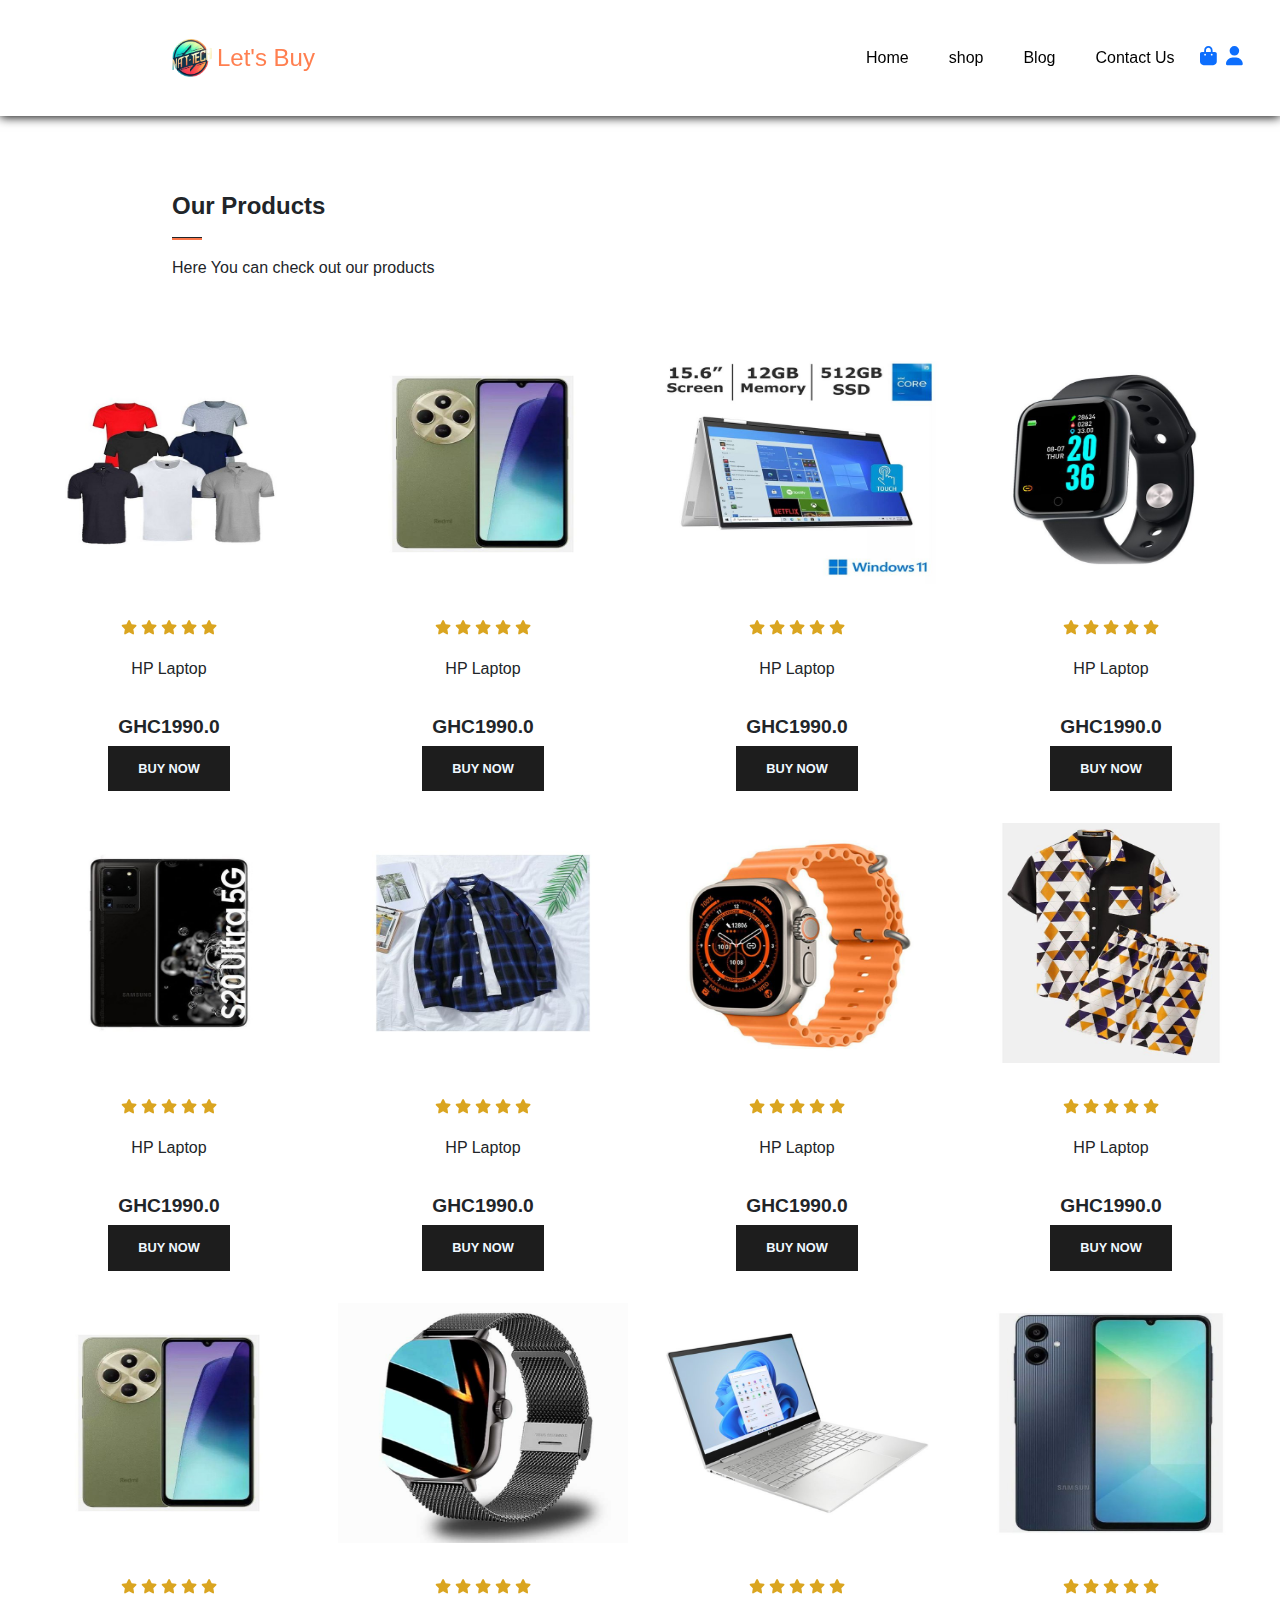
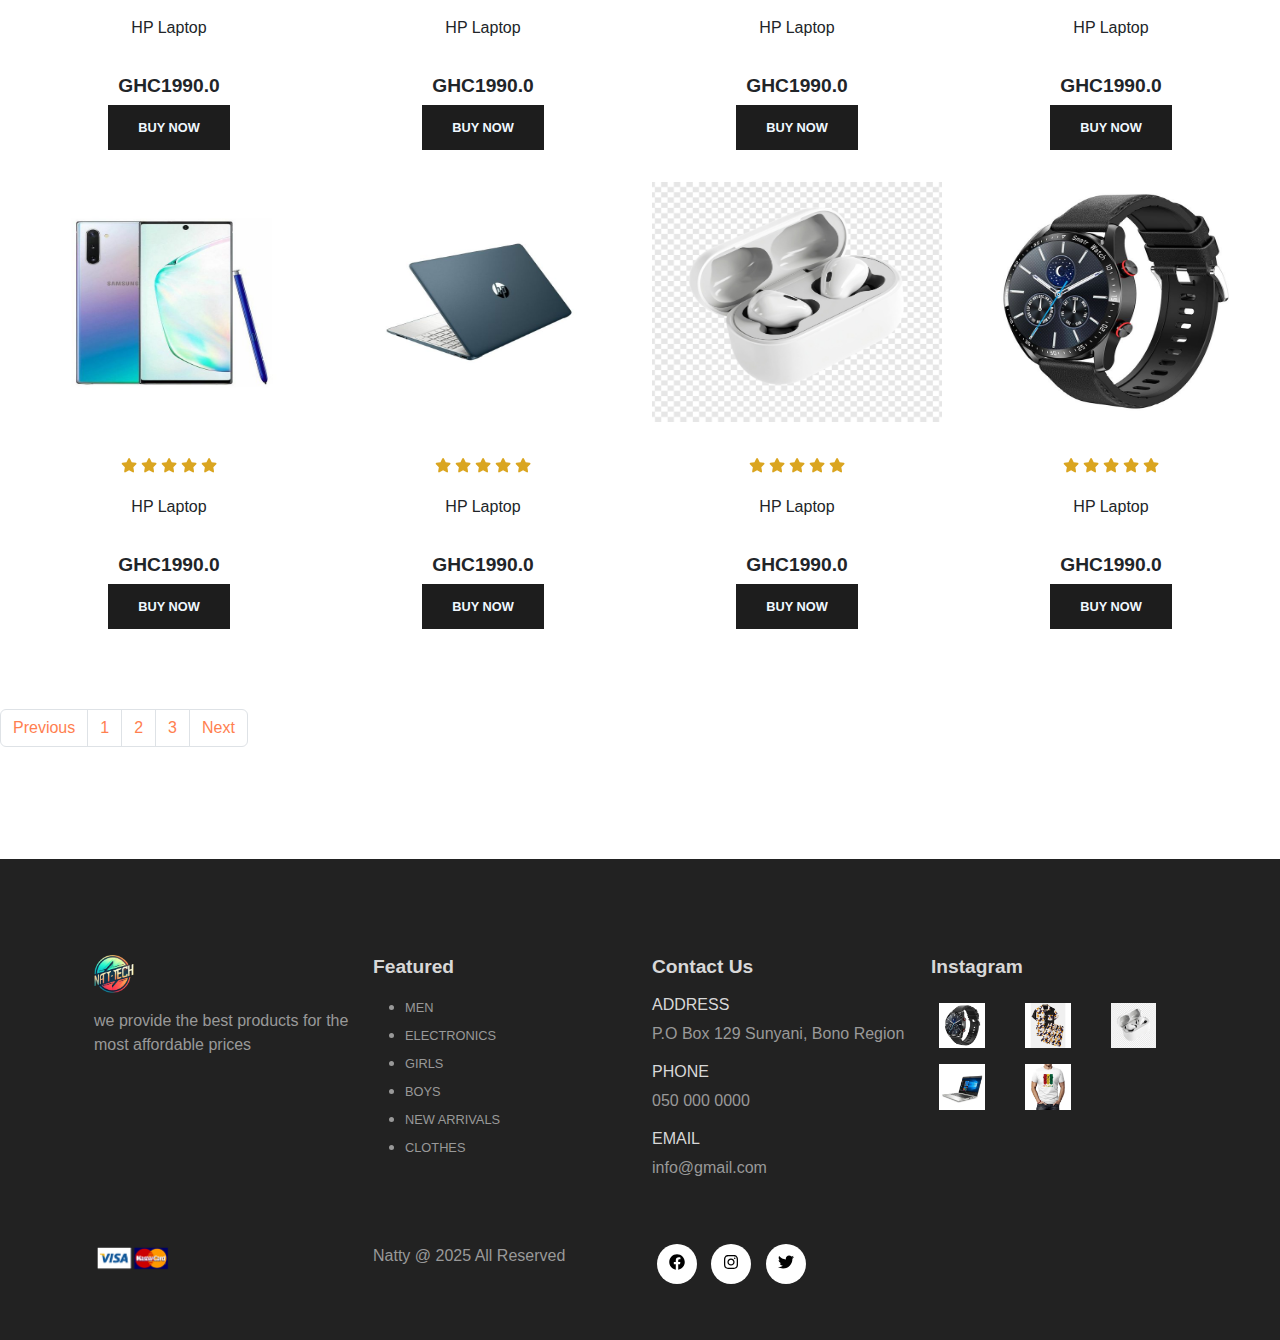
<file: shop.html>
<!DOCTYPE html>
<html lang="en">
  <head>
    <meta charset="UTF-8" />
    <meta name="viewport" content="width=device-width, initial-scale=1.0" />
    <link rel="stylesheet" href="assets/bootstrap/bootstrap.css" />
    <link rel="stylesheet" href="assets/bootstrap/bootstrap.min.css" />
    <link rel="stylesheet" href="assets/css/style.css" />
    <style>
      .pagination a {
        color: coral;
      }
      .pagination li:hover a {
        color: #fff;
        background-color: coral;
      }
    </style>

    <script src="assets/bootstrap/bootstrap.min.js"></script>
    <script src="assets/bootstrap/bootstrap-icons.json"></script>
    <script src="assets/js/all.min.js"></script>
    <title>shop</title>
  </head>
  <body>
    <!-- navbar -->
    <nav class="navbar navbar-expand-lg navbar-light bg-white py-3 fixed-top">
      <div class="container">
        <img class="logo" src="assets/images/my logo.png" alt="" />
        <a class="navbar-brand" href="#">Let's Buy</a>
        <button
          class="navbar-toggler"
          type="button"
          data-bs-toggle="collapse"
          data-bs-target="#navbarNavAltMarkup"
          aria-controls="navbarNavAltMarkup"
          aria-expanded="false"
          aria-label="Toggle navigation"
        >
          <span class="navbar-toggler-icon"></span>
        </button>
        <div
          class="collapse navbar-collapse navbar-buttons"
          id="navbarNavAltMarkup"
        >
          <ul class="navbar-nav me-auto mb-2 mb-lg-0">
            <li class="nav-item">
              <a class="nav-link active" aria-current="page" href="index.php"
                >Home</a
              >
            </li>

            <li class="nav-item">
              <a class="nav-link" href="shop.html">shop</a>
            </li>
            <li class="nav-item">
              <a class="nav-link" href="#">Blog</a>
            </li>
            <li class="nav-item">
              <a class="nav-link" href="contact.html">Contact Us</a>
            </li>
            <li class="nav-item">
              <a href="cart.html"><i class="fas fa-shopping-bag icon"></i></a>
              <a href="account.html"><i class="fas fa-user icon"></i>
            </li></a>
          </ul>
        </div>
      </div>
    </nav>


    <!-- Featured -->
    <section id="featured" class="my-5 py-5">
      <div class="container mt-5 py-5">
        <h3>Our Products</h3>
        <hr />
        <p>Here You can check out our products</p>
      </div>
      <div class="row mx-auto container-fluid">
        <div
          onclick="window.location.href='single_product.html'"
          class="product text-center col-lg-3 col-md-4 col-sm-12"
        >
          <img class="img-fluid mb-3" src="assets/images/14.jpg" alt="" />
          <div class="star">
            <i class="fas fa-star star"></i>
            <i class="fas fa-star star"></i>
            <i class="fas fa-star star"></i>
            <i class="fas fa-star star"></i>
            <i class="fas fa-star star"></i>
          </div>
          <h5 class="p-name">HP Laptop</h5>
          <h4 class="p-price">GHC1990.0</h4>
          <button class="buy-btn">BUY NOW</button>
        </div>
        <div class="product text-center col-lg-3 col-md-4 col-sm-12">
          <img class="img-fluid mb-3" src="assets/images/6.jpg"/>
          <div class="star">
            <i class="fas fa-star star"></i>
            <i class="fas fa-star star"></i>
            <i class="fas fa-star star"></i>
            <i class="fas fa-star star"></i>
            <i class="fas fa-star star"></i>
          </div>
          <h5 class="p-name">HP Laptop</h5>
          <h4 class="p-price">GHC1990.0</h4>
          <button class="buy-btn">BUY NOW</button>
        </div>
        <div class="product text-center col-lg-3 col-md-4 col-sm-12">
          <img class="img-fluid mb-3" src="assets/images/11.jpg" alt="" />
          <div class="star">
            <i class="fas fa-star star"></i>
            <i class="fas fa-star star"></i>
            <i class="fas fa-star star"></i>
            <i class="fas fa-star star"></i>
            <i class="fas fa-star star"></i>
          </div>
          <h5 class="p-name">HP Laptop</h5>
          <h4 class="p-price">GHC1990.0</h4>
          <button class="buy-btn">BUY NOW</button>
        </div>
        <div class="product text-center col-lg-3 col-md-4 col-sm-12">
          <img class="img-fluid mb-3" src="assets/images/4.jpg"/>
          <div class="star">
            <i class="fas fa-star star"></i>
            <i class="fas fa-star star"></i>
            <i class="fas fa-star star"></i>
            <i class="fas fa-star star"></i>
            <i class="fas fa-star star"></i>
          </div>
          <h5 class="p-name">HP Laptop</h5>
          <h4 class="p-price">GHC1990.0</h4>
          <button class="buy-btn">BUY NOW</button>
        </div>
        <div class="product text-center col-lg-3 col-md-4 col-sm-12">
          <img class="img-fluid mb-3" src="assets/images/7.jpg" alt="" />
          <div class="star">
            <i class="fas fa-star star"></i>
            <i class="fas fa-star star"></i>
            <i class="fas fa-star star"></i>
            <i class="fas fa-star star"></i>
            <i class="fas fa-star star"></i>
          </div>
          <h5 class="p-name">HP Laptop</h5>
          <h4 class="p-price">GHC1990.0</h4>
          <button class="buy-btn">BUY NOW</button>
        </div>
        <div class="product text-center col-lg-3 col-md-4 col-sm-12">
          <img class="img-fluid mb-3" src="assets/images/16.jpg" alt="" />
          <div class="star">
            <i class="fas fa-star star"></i>
            <i class="fas fa-star star"></i>
            <i class="fas fa-star star"></i>
            <i class="fas fa-star star"></i>
            <i class="fas fa-star star"></i>
          </div>
          <h5 class="p-name">HP Laptop</h5>
          <h4 class="p-price">GHC1990.0</h4>
          <button class="buy-btn">BUY NOW</button>
        </div>
        <div class="product text-center col-lg-3 col-md-4 col-sm-12">
          <img class="img-fluid mb-3" src="assets/images/3.jpg" alt="" />
          <div class="star">
            <i class="fas fa-star star"></i>
            <i class="fas fa-star star"></i>
            <i class="fas fa-star star"></i>
            <i class="fas fa-star star"></i>
            <i class="fas fa-star star"></i>
          </div>
          <h5 class="p-name">HP Laptop</h5>
          <h4 class="p-price">GHC1990.0</h4>
          <button class="buy-btn">BUY NOW</button>
        </div>
        <div class="product text-center col-lg-3 col-md-4 col-sm-12">
          <img class="img-fluid mb-3" src="assets/images/15.jpg" alt="" />
          <div class="star">
            <i class="fas fa-star star"></i>
            <i class="fas fa-star star"></i>
            <i class="fas fa-star star"></i>
            <i class="fas fa-star star"></i>
            <i class="fas fa-star star"></i>
          </div>
          <h5 class="p-name">HP Laptop</h5>
          <h4 class="p-price">GHC1990.0</h4>
          <button class="buy-btn">BUY NOW</button>
        </div>
        <div class="product text-center col-lg-3 col-md-4 col-sm-12">
          <img class="img-fluid mb-3" src="assets/images/6.jpg" alt="" />
          <div class="star">
            <i class="fas fa-star star"></i>
            <i class="fas fa-star star"></i>
            <i class="fas fa-star star"></i>
            <i class="fas fa-star star"></i>
            <i class="fas fa-star star"></i>
          </div>
          <h5 class="p-name">HP Laptop</h5>
          <h4 class="p-price">GHC1990.0</h4>
          <button class="buy-btn">BUY NOW</button>
        </div>
        <div class="product text-center col-lg-3 col-md-4 col-sm-12">
          <img class="img-fluid mb-3" src="assets/images/1.jpg" alt="" />
          <div class="star">
            <i class="fas fa-star star"></i>
            <i class="fas fa-star star"></i>
            <i class="fas fa-star star"></i>
            <i class="fas fa-star star"></i>
            <i class="fas fa-star star"></i>
          </div>
          <h5 class="p-name">HP Laptop</h5>
          <h4 class="p-price">GHC1990.0</h4>
          <button class="buy-btn">BUY NOW</button>
        </div>
        <div class="product text-center col-lg-3 col-md-4 col-sm-12">
          <img class="img-fluid mb-3" src="assets/images/10.jpg" alt="" />
          <div class="star">
            <i class="fas fa-star star"></i>
            <i class="fas fa-star star"></i>
            <i class="fas fa-star star"></i>
            <i class="fas fa-star star"></i>
            <i class="fas fa-star star"></i>
          </div>
          <h5 class="p-name">HP Laptop</h5>
          <h4 class="p-price">GHC1990.0</h4>
          <button class="buy-btn">BUY NOW</button>
        </div>
        <div class="product text-center col-lg-3 col-md-4 col-sm-12">
          <img class="img-fluid mb-3" src="assets/images/2.jpg" alt="" />
          <div class="star">
            <i class="fas fa-star star"></i>
            <i class="fas fa-star star"></i>
            <i class="fas fa-star star"></i>
            <i class="fas fa-star star"></i>
            <i class="fas fa-star star"></i>
          </div>
          <h5 class="p-name">HP Laptop</h5>
          <h4 class="p-price">GHC1990.0</h4>
          <button class="buy-btn">BUY NOW</button>
        </div>
        <div class="product text-center col-lg-3 col-md-4 col-sm-12">
          <img class="img-fluid mb-3" src="assets/images/8.jpg" alt="" />
          <div class="star">
            <i class="fas fa-star star"></i>
            <i class="fas fa-star star"></i>
            <i class="fas fa-star star"></i>
            <i class="fas fa-star star"></i>
            <i class="fas fa-star star"></i>
          </div>
          <h5 class="p-name">HP Laptop</h5>
          <h4 class="p-price">GHC1990.0</h4>
          <button class="buy-btn">BUY NOW</button>
        </div>
        <div class="product text-center col-lg-3 col-md-4 col-sm-12">
          <img class="img-fluid mb-3" src="assets/images/9.jpg" alt="" />
          <div class="star">
            <i class="fas fa-star star"></i>
            <i class="fas fa-star star"></i>
            <i class="fas fa-star star"></i>
            <i class="fas fa-star star"></i>
            <i class="fas fa-star star"></i>
          </div>
          <h5 class="p-name">HP Laptop</h5>
          <h4 class="p-price">GHC1990.0</h4>
          <button class="buy-btn">BUY NOW</button>
        </div>
        <div class="product text-center col-lg-3 col-md-4 col-sm-12">
          <img class="img-fluid mb-3" src="assets/images/airpod.jpg" alt="" />
          <div class="star">
            <i class="fas fa-star star"></i>
            <i class="fas fa-star star"></i>
            <i class="fas fa-star star"></i>
            <i class="fas fa-star star"></i>
            <i class="fas fa-star star"></i>
          </div>
          <h5 class="p-name">HP Laptop</h5>
          <h4 class="p-price">GHC1990.0</h4>
          <button class="buy-btn">BUY NOW</button>
        </div>
        <div class="product text-center col-lg-3 col-md-4 col-sm-12">
          <img class="img-fluid mb-3" src="assets/images/watch.jpg" alt="" />
          <div class="star">
            <i class="fas fa-star star"></i>
            <i class="fas fa-star star"></i>
            <i class="fas fa-star star"></i>
            <i class="fas fa-star star"></i>
            <i class="fas fa-star star"></i>
          </div>
          <h5 class="p-name">HP Laptop</h5>
          <h4 class="p-price">GHC1990.0</h4>
          <button class="buy-btn">BUY NOW</button>
        </div>
      </div>
      <nav aria-label="page navigation example">
        <ul class="pagination mt-5">
          <li class="page-item"><a class="page-link" href="#">Previous</a></li>
          <li class="page-item"><a class="page-link" href="#">1</a></li>
          <li class="page-item"><a class="page-link" href="#">2</a></li>
          <li class="page-item"><a class="page-link" href="#">3</a></li>
          <li class="page-item"><a class="page-link" href="#">Next</a></li>
        </ul>
      </nav>
    </section>

    <!-- footer -->

    <footer class="mt-5 py-5">
      <div class="row container mx-auto pt-5">
        <div class="footer-one col-lg-3 col-md-6 col-sm-12">
          <img class="logo" src="assets/images/my logo.png" />
          <p class="pt-3">
            we provide the best products for the most affordable prices
          </p>
        </div>
        <div class="footer-one col-lg-3 col-md-6 col-sm-12">
          <h5 class="pb-2">Featured</h5>
          <ul class="text-uppercase">
            <li><a href="#">Men</a></li>
            <li><a href="#">electronics</a></li>
            <li><a href="#">girls</a></li>
            <li><a href="#">boys</a></li>
            <li><a href="#">New arrivals</a></li>
            <li><a href="#">clothes</a></li>
          </ul>
        </div>
        <div class="footer-one col-lg-3 col-md-6 col-sm-12">
          <h5 class="pb-2">Contact Us</h5>
          <div>
            <h6 class="text-uppercase">Address</h6>
            <p>P.O Box 129 Sunyani, Bono Region</p>
          </div>
          <div>
            <h6 class="text-uppercase">Phone</h6>
            <p>050 000 0000</p>
          </div>
          <div>
            <h6 class="text-uppercase">Email</h6>
            <p>info@gmail.com</p>
          </div>
        </div>
        <div class="footer-one col-lg-3 col-md-6 col-sm-12">
          <h5 class="pb-2">Instagram</h5>
          <div class="row">
            <img
              src="assets/images/watch.jpg"
              class="img-fluid w-25 h-100 m-2"
            />
            <img src="assets/images/15.jpg" class="img-fluid w-25 h-100 m-2" />
            <img
              src="assets/images/airpod.jpg"
              class="img-fluid w-25 h-100 m-2"
            />
            <img src="assets/images/12.jpg" class="img-fluid w-25 h-100 m-2" />
            <img src="assets/images/13.jpg" class="img-fluid w-25 h-100 m-2" />
          </div>
        </div>
      </div>

      <div class="copyright mt-5">
        <div class="row container mx-auto">
          <div class="col-lg-3 col-md-6 col-sm-12">
            <img src="assets/images/visa.png" alt="" />
          </div>
          <div class="col-lg-3 col-md-6 col-sm-12 text-nowrap mb-2">
            <p>Natty @ 2025 All Reserved</p>
          </div>
          <div class="col-lg-3 col-md-6 col-sm-12">
            <a href="#"><i class="fab fa-facebook"></i></a>
            <a href="#"><i class="fab fa-instagram"></i></a>
            <a href="#"><i class="fab fa-twitter"></i></a>
          </div>
        </div>
      </div>
    </footer>
  </body>
  <script src="assets/js/script.js"></script>
</html>
</file>
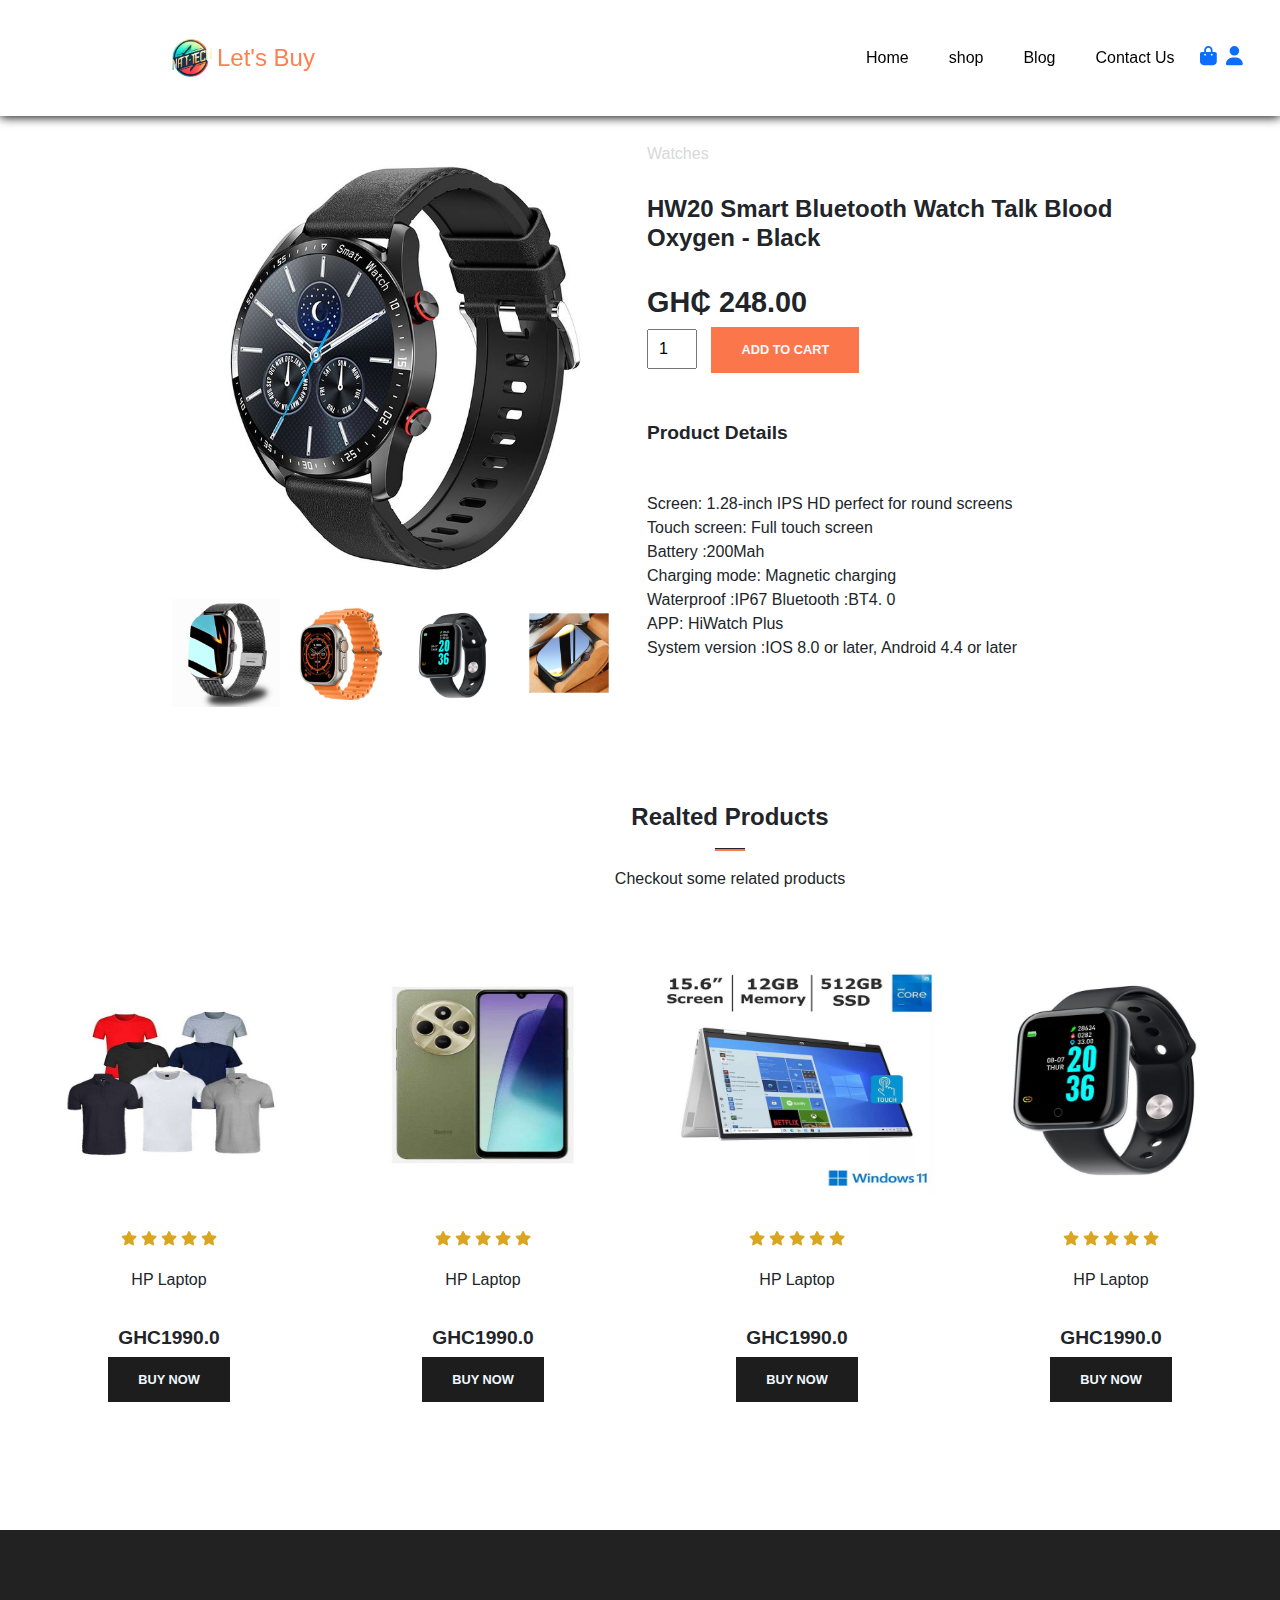
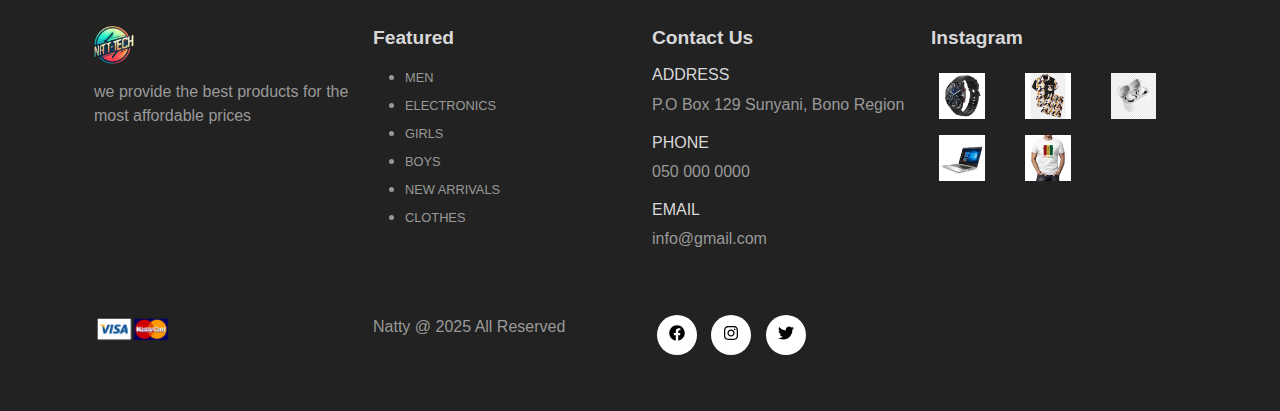
<file: single_product.html>
<!DOCTYPE html>
<html lang="en">
  <head>
    <meta charset="UTF-8" />
    <meta name="viewport" content="width=device-width, initial-scale=1.0" />
    <link rel="stylesheet" href="assets/bootstrap/bootstrap.css" />
    <link rel="stylesheet" href="assets/bootstrap/bootstrap.min.css" />
    <link rel="stylesheet" href="assets/css/style.css" />

    <script src="assets/bootstrap/bootstrap.min.js"></script>
    <script src="assets/bootstrap/bootstrap-icons.json"></script>
    <script src="assets/js/all.min.js"></script>
    <title>Home</title>
  </head>
  <body>
     <!-- navbar -->
    <nav class="navbar navbar-expand-lg navbar-light bg-white py-3 fixed-top">
      <div class="container">
        <img class="logo" src="assets/images/my logo.png" alt="" />
        <a class="navbar-brand" href="#">Let's Buy</a>
        <button
          class="navbar-toggler"
          type="button"
          data-bs-toggle="collapse"
          data-bs-target="#navbarNavAltMarkup"
          aria-controls="navbarNavAltMarkup"
          aria-expanded="false"
          aria-label="Toggle navigation"
        >
          <span class="navbar-toggler-icon"></span>
        </button>
        <div
          class="collapse navbar-collapse navbar-buttons"
          id="navbarNavAltMarkup"
        >
          <ul class="navbar-nav me-auto mb-2 mb-lg-0">
            <li class="nav-item">
              <a class="nav-link active" aria-current="page" href="index.html"
                >Home</a
              >
            </li>

            <li class="nav-item">
              <a class="nav-link" href="shop.html">shop</a>
            </li>
            <li class="nav-item">
              <a class="nav-link" href="#">Blog</a>
            </li>
            <li class="nav-item">
              <a class="nav-link" href="contact.html">Contact Us</a>
            </li>
            <li class="nav-item">
              <a href="cart.html"><i class="fas fa-shopping-bag icon"></i></a>
              <a href="account.html"><i class="fas fa-user icon"></i>
            </li></a>
          </ul>
        </div>
      </div>
    </nav>


    <section class="container single-product my-5 pt-5">
      <div class="row mt-5">
        <div class="col-lg-5 col-md-6 col-sm-12">
          <img
            src="assets/images/watch.jpg"
            class="img-fluid w-100 pb-1"
            id="mainImg"
          />
          <div class="small-img-group">
            <div class="small-img-col">
              <img src="assets/images/1.jpg" width="100%" class="small-img" />
            </div>
            <div class="small-img-col">
              <img src="assets/images/3.jpg" width="100%" class="small-img" />
            </div>
            <div class="small-img-col">
              <img src="assets/images/4.jpg" width="100%" class="small-img" />
            </div>
            <div class="small-img-col">
              <img src="assets/images/5.jpg" width="100%" class="small-img" />
            </div>
          </div>
        </div>
        <div class="col-lg-6 col=md-12 col-sm-12">
          <h6>Watches</h6>
          <h3 class="py-4">
            HW20 Smart Bluetooth Watch Talk Blood Oxygen - Black
          </h3>
          <h2>GH₵ 248.00</h2>
          <input type="number" value="1" />
          <button class="buy-btn">Add To Cart</button>
          <h4 class="mt-5 mb-5">Product Details</h4>
          <span>
            Screen: 1.28-inch IPS HD perfect for round screens <br />
            Touch screen: Full touch screen <br />
            Battery :200Mah <br />
            Charging mode: Magnetic charging <br />
            Waterproof :IP67 Bluetooth :BT4. 0 <br />
            APP: HiWatch Plus <br />
            System version :IOS 8.0 or later, Android 4.4 or later</span
          >
        </div>
      </div>
    </section>

    <!-- Realted Products -->
    <section id="related-product" class="my-5 pb-5">
      <div class="container text-center mt-5 py-5">
        <h3>Realted Products</h3>
        <center><hr /></center>
        <p>Checkout some related products</p>
      </div>
      <div class="row mx-auto container-fluid">
        <div class="product text-center col-lg-3 col-md-4 col-sm-12">
          <img class="img-fluid mb-3" src="assets/images/14.jpg" alt="" />
          <div class="star">
            <i class="fas fa-star star"></i>
            <i class="fas fa-star star"></i>
            <i class="fas fa-star star"></i>
            <i class="fas fa-star star"></i>
            <i class="fas fa-star star"></i>
          </div>
          <h5 class="p-name">HP Laptop</h5>
          <h4 class="p-price">GHC1990.0</h4>
          <button class="buy-btn">BUY NOW</button>
        </div>
        <div class="product text-center col-lg-3 col-md-4 col-sm-12">
          <img class="img-fluid mb-3" src="assets/images/6.jpg" alt="" />
          <div class="star">
            <i class="fas fa-star star"></i>
            <i class="fas fa-star star"></i>
            <i class="fas fa-star star"></i>
            <i class="fas fa-star star"></i>
            <i class="fas fa-star star"></i>
          </div>
          <h5 class="p-name">HP Laptop</h5>
          <h4 class="p-price">GHC1990.0</h4>
          <button class="buy-btn">BUY NOW</button>
        </div>
        <div class="product text-center col-lg-3 col-md-4 col-sm-12">
          <img class="img-fluid mb-3" src="assets/images/11.jpg" alt="" />
          <div class="star">
            <i class="fas fa-star star"></i>
            <i class="fas fa-star star"></i>
            <i class="fas fa-star star"></i>
            <i class="fas fa-star star"></i>
            <i class="fas fa-star star"></i>
          </div>
          <h5 class="p-name">HP Laptop</h5>
          <h4 class="p-price">GHC1990.0</h4>
          <button class="buy-btn">BUY NOW</button>
        </div>
        <div class="product text-center col-lg-3 col-md-4 col-sm-12">
          <img class="img-fluid mb-3" src="assets/images/4.jpg" alt="" />
          <div class="star">
            <i class="fas fa-star star"></i>
            <i class="fas fa-star star"></i>
            <i class="fas fa-star star"></i>
            <i class="fas fa-star star"></i>
            <i class="fas fa-star star"></i>
          </div>
          <h5 class="p-name">HP Laptop</h5>
          <h4 class="p-price">GHC1990.0</h4>
          <button class="buy-btn">BUY NOW</button>
        </div>
      </div>
    </section>

    <!-- footer -->

    <footer class="mt-5 py-5">
      <div class="row container mx-auto pt-5">
        <div class="footer-one col-lg-3 col-md-6 col-sm-12">
          <img class="logo" src="assets/images/my logo.png" />
          <p class="pt-3">
            we provide the best products for the most affordable prices
          </p>
        </div>
        <div class="footer-one col-lg-3 col-md-6 col-sm-12">
          <h5 class="pb-2">Featured</h5>
          <ul class="text-uppercase">
            <li><a href="#">Men</a></li>
            <li><a href="#">electronics</a></li>
            <li><a href="#">girls</a></li>
            <li><a href="#">boys</a></li>
            <li><a href="#">New arrivals</a></li>
            <li><a href="#">clothes</a></li>
          </ul>
        </div>
        <div class="footer-one col-lg-3 col-md-6 col-sm-12">
          <h5 class="pb-2">Contact Us</h5>
          <div>
            <h6 class="text-uppercase">Address</h6>
            <p>P.O Box 129 Sunyani, Bono Region</p>
          </div>
          <div>
            <h6 class="text-uppercase">Phone</h6>
            <p>050 000 0000</p>
          </div>
          <div>
            <h6 class="text-uppercase">Email</h6>
            <p>info@gmail.com</p>
          </div>
        </div>
        <div class="footer-one col-lg-3 col-md-6 col-sm-12">
          <h5 class="pb-2">Instagram</h5>
          <div class="row">
            <img
              src="assets/images/watch.jpg"
              class="img-fluid w-25 h-100 m-2"
            />
            <img src="assets/images/15.jpg" class="img-fluid w-25 h-100 m-2" />
            <img
              src="assets/images/airpod.jpg"
              class="img-fluid w-25 h-100 m-2"
            />
            <img src="assets/images/12.jpg" class="img-fluid w-25 h-100 m-2" />
            <img src="assets/images/13.jpg" class="img-fluid w-25 h-100 m-2" />
          </div>
        </div>
      </div>

      <div class="copyright mt-5">
        <div class="row container mx-auto">
          <div class="col-lg-3 col-md-6 col-sm-12">
            <img src="assets/images/visa.png" alt="" />
          </div>
          <div class="col-lg-3 col-md-6 col-sm-12 text-nowrap mb-2">
            <p>Natty @ 2025 All Reserved</p>
          </div>
          <div class="col-lg-3 col-md-6 col-sm-12">
            <a href="#"><i class="fab fa-facebook"></i></a>
            <a href="#"><i class="fab fa-instagram"></i></a>
            <a href="#"><i class="fab fa-twitter"></i></a>
          </div>
        </div>
      </div>
    </footer>
  </body>
  <script src="assets/js/script.js"></script>
</html>
</file>
<file: assets/css/style.css>
.navbar-buttons {
  margin-left: 48%;
}
* {
  padding: 0;
  margin: 0;
  box-sizing: border-box;
}
body {
  font-family: sans-serif;
}
h1 {
  font-size: 2.5rem;
  font-weight: 700;
}
h2 {
  font-size: 1.8rem;
  font-weight: 600;
}
h3 {
  font-size: 1.5rem;
  font-weight: 800;
}
h4 {
  font-size: 1.2rem;
  font-weight: 600;
}
h5 {
  font-size: 1rem;
  font-weight: 400;
}
h6 {
  color: #d8d8d8;
}
button {
  font-size: 0.8rem;
  font-weight: 900;
  outline: 0;
  border: none;
  background-color: #1d1d1d;
  color: aliceblue;
  padding: 13px 30px;
  text-align: center;
  text-transform: uppercase;
  cursor: pointer;
  transition: 0.5s ease;
}
button:hover {
  background-color: coral;
}

.navbar {
  font-size: 16px;
  padding-top: 2rem !important;
  padding-bottom: 2rem !important;
  top: 0;
  left: 0;
  box-shadow: 0 1px 10px rgba(0, 0, 0);
}
.navbar-light .navbar-nav .nav-link {
  padding: 0 20px;
  color: #000;
  transition: 0.4s ease;
}
.navbar-light .navbar-nav .nav-link:hover,
.navbar .icon:hover,
.navbar-light .navbar-nav .nav-link.active .navbar .icon:hover {
  color: coral;
}
.navbar-nav .user {
  color: coral;
  cursor: pointer;
}
.navbar .icon {
  font-size: 1.2rem;
  padding: 0 0.7px ease;
  transition: 0.4s ease;
  font-weight: 500;
  cursor: pointer;
  margin-left: 5px;
}

@media only screen and (max-width: 990px) {
  .navbar-buttons {
    margin: 10px;
  }
  .navbar-buttons ul {
    margin: 1rem;
    justify-content: flex-start;
    align-items: flex-start;
    text-align: left;
  }
  .navbar-buttons ul .fas {
    margin: 20px 5px 10px 20px;
  }
}
#home {
  background-image: url("/assets/images/banner1.png");
  width: 100%;
  height: 100vh;
  background-size: contain;
  background-repeat: no-repeat;
  background-position-x: 85%;
  background-attachment: fixed;
  display: flex;
  flex-direction: column;
  justify-content: center;
  align-items: flex-start;
  background-color: #f5c9a5;
}
.container {
  margin-left: 10rem;
}
#home span {
  color: coral;
}

#new .one img {
  width: 100%;
  height: 100%;
  background-position: center;
  background-repeat: no-repeat;
  background-size: cover;
}
#new .one {
  position: relative;
}
#new .one .details {
  position: absolute;
  top: 0;
  left: 0;
  color: burlywood;
  transition: 0.4s ease;
  opacity: 0.7;
  background-color: rgb(1, 1, 1);
  width: 100%;
  height: 100%;
}
#new .one .details:hover {
  background-color: cornsilk;
}
#new .one:nth-child(1) .details {
  display: flex;
  justify-content: center;
  flex-direction: column;
  align-items: flex-start;
  text-align: start;
}
#new .one:nth-child(2) .details {
  display: flex;
  justify-content: center;
  flex-direction: column;
  align-items: center;
  text-align: center;
}
#new .one:nth-child(3) .details {
  display: flex;
  justify-content: center;
  flex-direction: column;
  align-items: flex-end;
  text-align: end;
}

/* product */

.product {
  cursor: pointer;
  margin-bottom: 2rem;
}

.product img {
  transition: 0.3s all;
  width: 20rem;
  height: 15rem;
}
.product:hover img {
  opacity: 0.7;
}
hr {
  width: 30px;
  height: 3px !important;
  opacity: 1 !important;
  background-color: #fb774b;
}
.p-name{
  height: 3rem;
}
.star {
  padding: 10px 0;
}
.star {
  font-size: 0.9rem;
  color: goldenrod;
}

#banner {
  background-image: url("/assets/images/13.jpg");
  width: 100%;
  height: 100vh;
  background-size: contain;
  background-repeat: no-repeat;
  background-position-x: 50rem;
  background-position-y: 80px;
  background-attachment: fixed;
  display: flex;
  flex-direction: column;
  justify-content: center;
  align-items: flex-start;
  background-blend-mode: darken;
  background-color: #f5c9a5;
}
#banner h1 {
  color: coral;
}
#banner button {
  background-color: #fb774b;
}
#banner button:hover {
  background-color: #1d1d1d;
}
footer {
  background-color: #222222;
}
footer h5 {
  color: #d8d8d8;
  font-weight: 700;
  font-size: 1.2rem;
}
footer li {
  padding-bottom: 4px;
}
footer li a {
  font-size: 0.8rem;
  color: #999;
  text-decoration: none;
}
footer li a:hover {
  color: #d8d8d8;
}
footer .copyright a {
  color: #000;
  height: 40px;
  width: 40px;
  background-color: #fff;
  display: inline-block;
  text-align: center;
  border-radius: 50%;
  line-height: 38px;
  transition: 0.3s;
  margin: 0 5px;
}
footer .copyright a:hover {
  color: #fff;
  background-color: #fb774b;
}
footer {
  color: #999;
}
footer .copyright img {
  width: 30%;
}
.logo {
  width: 40px;
}
.navbar-brand {
  color: coral;
  margin: 3px 5px;
  font-size: 1.5rem;
}

.small-img-group {
  display: flex;
  justify-content: space-between;
}
.small-img-col {
  flex-basis: 24%;
  cursor: pointer;
}
.single-product input {
  width: 50px;
  height: 40px;
  padding-left: 10px;
  font-size: 16px;
  margin-right: 10px;
}
.single-product input:focus {
  outline: none;
}
.single-product .buy-btn {
  background-color: #fb774b;
  opacity: 1;
  transition: 0.4s all;
}
.single-product .buy-btn:hover {
  background-color: #222222;
}

/* cart */

.cart table {
  width: 100%;
  border-collapse: collapse;
  /* height: 20rem; */
}
.cart .product-info {
  display: flex;
  flex-wrap: wrap;
}
.cart th {
  text-align: left;
  padding: 5px 10px;
  color: #fff;
  background-color: #fb774b;
}

.cart td {
  padding: 10px 20px;
}
.cart td img {
  width: 80px;
  height: 80px;
  margin-left: 10px;
}
.cart td input {
  width: 40px;
  height: 30px;
  padding: 5px;
}
.cart td a {
  cursor: pointer;
  color: #fb774b;
}
.cart .remove-btn {
  color: #fb774b;
  text-decoration: none;
  font-size: 14px;
  background-color: #fff;
  border: none;
  width: 50%;
}
.cart .edit-btn {
  color: #fb774b;
  text-decoration: none;
  font-size: 15px;
  background-color: #fff;
  border: none;
}
.cart .product-info p {
  margin: 3px;
}
.cart-total {
  display: flex;
  justify-content: flex-end;
}

.cart-total table {
  width: 100%;
  max-width: 500px;
  border-top: 3px solid #fb774b;
}
td:last-child {
  text-align: right;
}
th:last-child {
  text-align: center;
}
.checkout-container {
  display: flex;
  justify-content: flex-end;
}
.checkout-btn {
  background-color: #fb774b;
  color: #fff;
}

/* login */

#login-form {
  width: 50%;
  margin: 5px auto;
  text-align: center;
  padding: 20px;
  border-top: 1px solid #fb774b;
}
#login-form input {
  width: 50%;
  margin: 5px auto;
}
#login-form #login-btn {
  background-color: #fb774b;
  color: #fff;
}
#login-form #register-url {
  color: #fb774b;
}
/* register */

#register-form {
  width: 50%;
  margin: 5px auto;
  text-align: center;
  padding: 20px;
  border-top: 1px solid #fb774b;
}
#register-form input {
  width: 50%;
  margin: 5px auto;
}
#register-form #register-btn {
  background-color: #fb774b;
  color: #fff;
}
#register-form #register-url {
  color: #fb774b;
}

/* Account */

#account-form {
  width: 50%;
  margin: 35px auto;
  text-align: center;
  padding: 20px;
}
#account-form #change-pass-btn {
  color: #fff;
  background-color: #fb774b;
}
#orders-btn,
#logout-btn {
  color: #fb774b;
  text-decoration: none;
}

/* orders */

.orders table {
  width: 70%;
  border-collapse: collapse;
}

.orders th {
  text-align: left;
  padding: 5px 10px;
  color: #fff;
  background-color: #fb774b;
}
.orders th:nth-child(2) {
  text-align: right;
}
.orders .product-info {
  display: flex;
  flex-wrap: wrap;
}
.orders td {
  padding: 10px 20px;
}
.orders td img {
  width: 80px;
  height: 80px;
  margin-right: 10px;
}

/* checkout */
#checkout-form .checkout-small-element {
  display: inline-block;
  width: 48%;
  margin: 10px auto;
}
#checkout-form .checkout-large-element {
  width: 97%;
}
#checkout-form .checkout-btn-container {
  margin: 10px;
  text-align: right;
  margin-right: 40px;
}
#checkout-form #checkout-btn {
  color: #fff;
  background-color: #fb774b;
}

/* contact */

#contact span {
  color: #fb774b;
}
</file>
